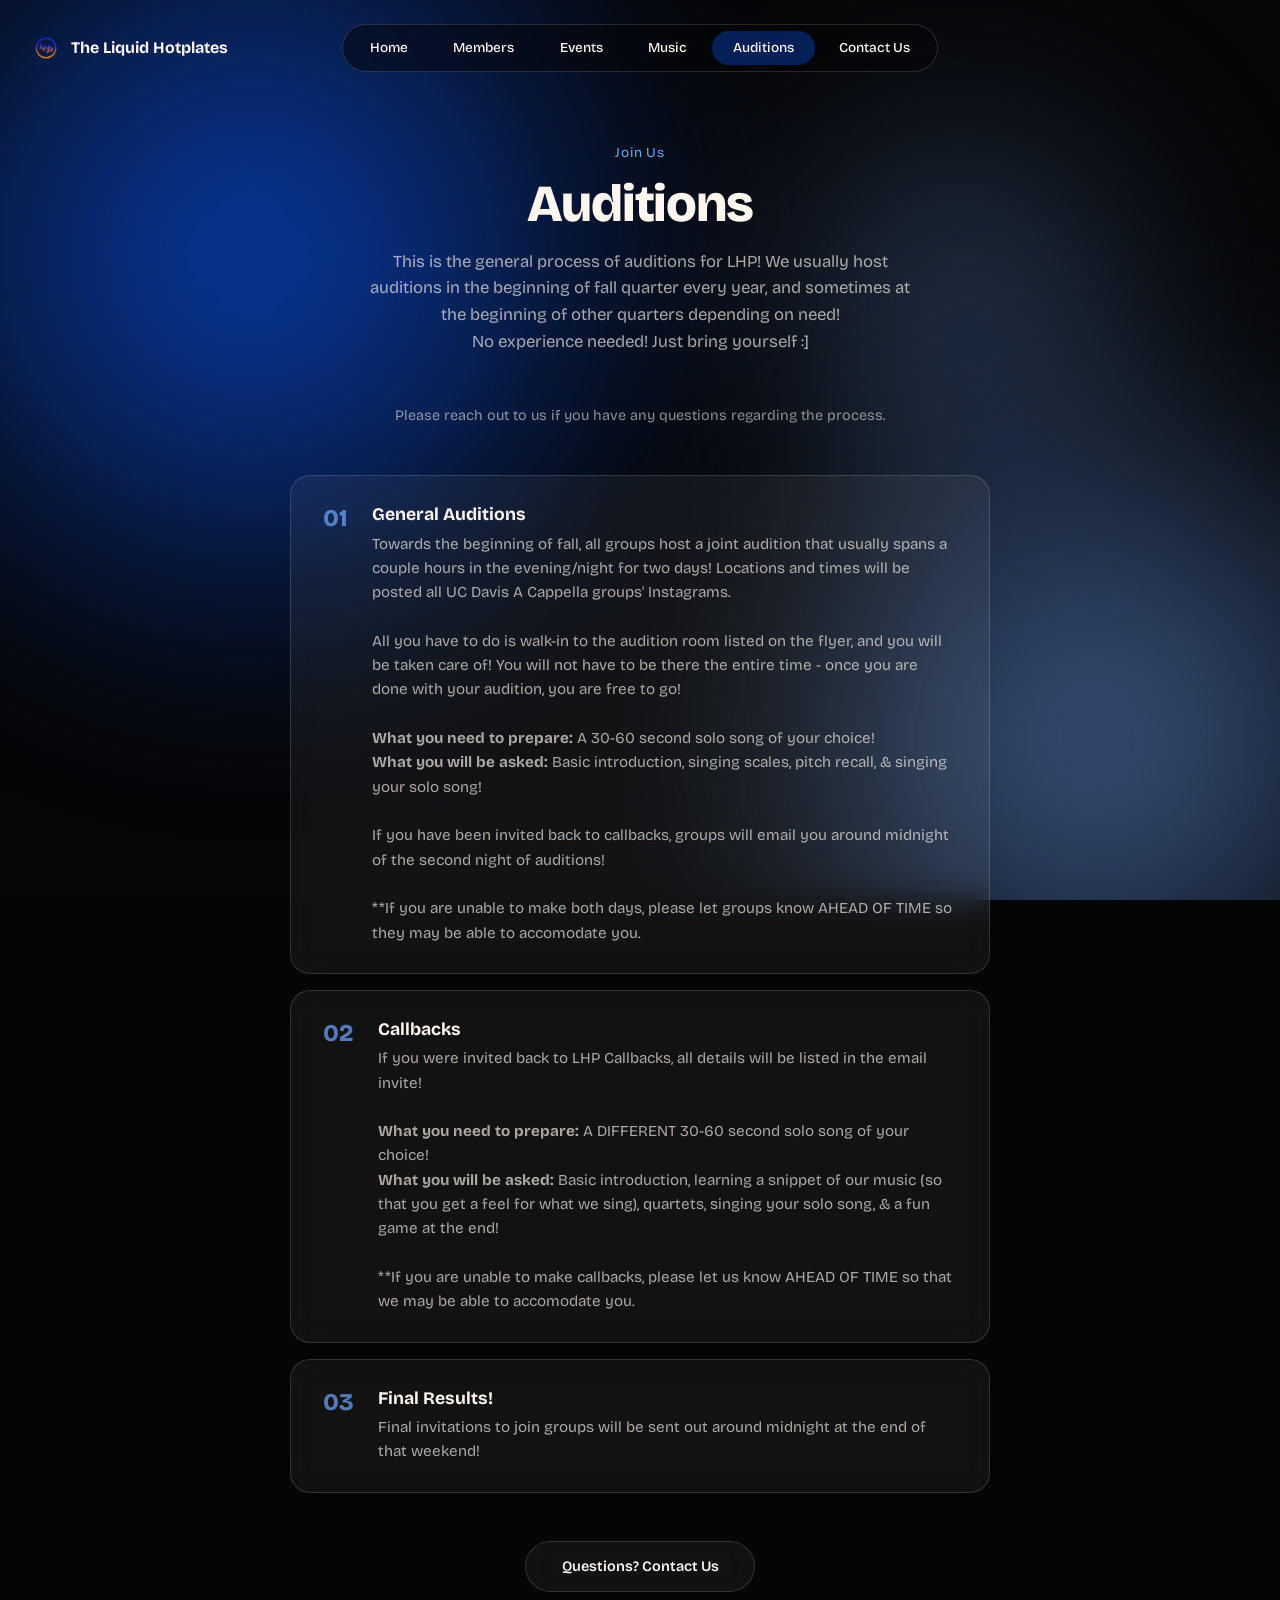
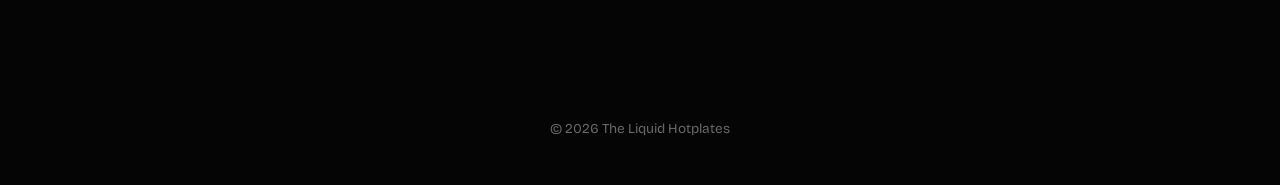
<file: auditions.html>
<!DOCTYPE html>
<html lang="en">
<head>
<meta charset="UTF-8">
<meta name="viewport" content="width=device-width, initial-scale=1.0">
<title>Auditions - The Liquid Hotplates</title>
<link rel="icon" type="image/png" href="images/home-images/logo.png">
<link rel="stylesheet" href="styles.css">
<style>

  /*vertical stack with number step cards*/
  .audition-steps {
    display: flex;
    flex-direction: column;
    gap: 1rem;
    max-width: 700px;
    margin: 0 auto 3rem;
  }
  /*individual step block, glass card*/
  .audition-step {
    display: flex;
    gap: 1.5rem;
    padding: 1.75rem 2rem;
    align-items: flex-start;
  }
  /*big numbers on left*/
  .audition-step .num {
    font-size: 1.5rem;
    font-weight: 800;
    color: var(--blue-light);
    opacity: 0.7;
    flex-shrink: 0;
  }
  /*step title*/
  .audition-step h3 {
    font-size: 1.1rem;
    margin-bottom: 0.4rem;
  }
  /*step para*/
  .audition-step p {
    opacity: 0.65;
    font-size: 0.95rem;
    line-height: 1.6;
  }
  /*small note on top*/
  .placeholder-note {
    text-align: center;
    opacity: 0.55;
    font-size: 0.9rem;
    max-width: 60ch;
    margin: 0 auto 3rem;
    line-height: 1.6;
  }
</style>
</head>
<body>

  <!-- background-->
  <div class="aura-field">
    <div class="aura aura-a"></div>
    <div class="aura aura-b"></div>
    <div class="aura aura-d"></div>
  </div>
  <div class="grain"></div>

  <!--nav bar + logo -->
  <nav>
    <div class="nav-left">
      <img src="images/home-images/logo.png" alt="LHP Logo">
      <span class="site-name">The Liquid Hotplates</span>
    </div>
    <div class="nav-pill">
      <a href="index.html">Home</a>
      <a href="members.html">Members</a>
      <a href="events.html">Events</a>
      <a href="music.html">Music</a>
      <a href="auditions.html" class="active">Auditions</a>
      <a href="contact.html">Contact Us</a>
    </div>
  </nav>

  <!-- header title + content -->
  <div class="page-head" style="text-align:center; max-width: 700px; margin: 0 auto;">
    <!-- little blue text on top -->
    <div class="eyebrow" style="text-align:center;">Join Us</div>
    <!-- main header -->
    <h1>Auditions</h1>
    <!-- content below header -->
    <p style="margin-left:auto; margin-right:auto;">This is the general process of auditions for LHP! We usually 
      host auditions in the beginning of fall quarter every year, 
      and sometimes at the beginning of other quarters depending on need! 
      <br>
      No experience needed! Just bring yourself :] 
    </p>
  </div>

  <!-- placeholder note -->
  <section class="section" style="padding-top: 1rem;">
    <p class="placeholder-note">
      Please reach out to 
      us if you have any questions regarding the process.
    </p>

    <!-- audition steps -->
    <div class="audition-steps">
      <div class="audition-step glass-card">
        <!-- 1. general auditions-->
        <div class="num">01</div>
        <div><h3>General Auditions</h3><p>Towards the beginning of fall, all 
            groups host a joint audition that usually spans a couple hours 
            in the evening/night for two days! Locations and times will be posted
            all UC Davis A Cappella groups' Instagrams.
            <br><br>
            All you have to do is walk-in to the audition room listed on the flyer, 
            and you will be taken care of! You will not have to be there the 
            entire time - once you are done with your audition, you are free to go!
            <br><br>
            <b>What you need to prepare:</b> A 30-60 second solo song of your choice!
            <br>
            <b>What you will be asked:</b> Basic introduction, singing scales, pitch recall, 
                & singing your solo song!
            <br><br>
            If you have been invited back to callbacks, groups will email you around midnight
              of the second night of auditions!
            <br><br>
              **If you are unable to make both days, please let groups know AHEAD OF TIME
              so they may be able to accomodate you.
        </p></div>
      </div>

      <!-- 2. callbacks -->
      <div class="audition-step glass-card">
        <div class="num">02</div>
        <div><h3>Callbacks</h3><p>
          If you were invited back to LHP Callbacks, all details will be listed in the email
          invite!
          <br><br>
          <b>What you need to prepare:</b> A DIFFERENT 30-60 second solo song of your choice!
          <br>
          <b>What you will be asked:</b> Basic introduction, learning a snippet of our
            music (so that you get a feel for what we sing), quartets, singing 
            your solo song, & a fun game at the end!
          <br><br>
          **If you are unable to make callbacks, please let us know AHEAD OF TIME
              so that we may be able to accomodate you.

        </p></div>
      </div>

      <!-- 3. final invite-->
      <div class="audition-step glass-card">
        <div class="num">03</div>
        <div><h3>Final Results!</h3><p>
          Final invitations to join groups will be sent out around midnight at the 
          end of that weekend!
        </p></div>
      </div>
    </div>

    <div style="text-align:center;">
      <a href="contact.html" class="glass-btn">Questions? Contact Us</a>
    </div>
  </section>

  <footer>&copy; 2026 The Liquid Hotplates</footer>

</body>
</html>
</file>
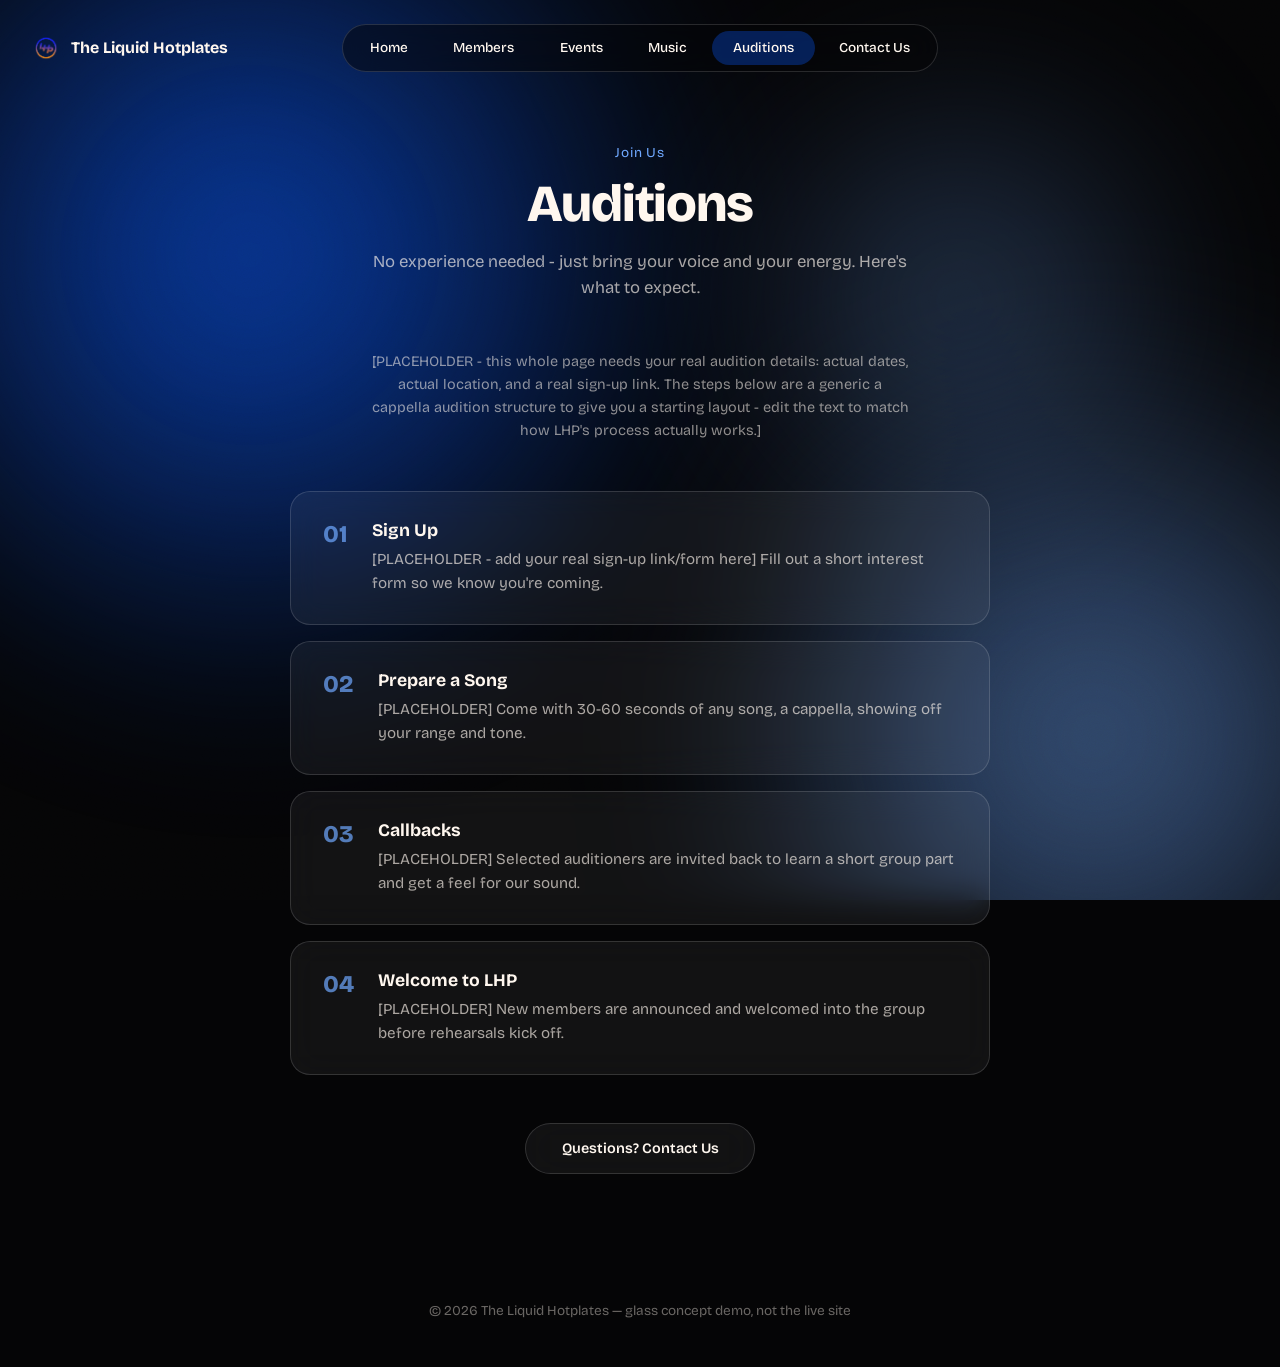
<file: concept-auditions.html>
<!DOCTYPE html>
<html lang="en">
<head>
<meta charset="UTF-8">
<meta name="viewport" content="width=device-width, initial-scale=1.0">
<title>Auditions — The Liquid Hotplates — Glass Concept</title>
<link rel="stylesheet" href="concept.css">
<style>
  .audition-steps {
    display: flex;
    flex-direction: column;
    gap: 1rem;
    max-width: 700px;
    margin: 0 auto 3rem;
  }
  .audition-step {
    display: flex;
    gap: 1.5rem;
    padding: 1.75rem 2rem;
    align-items: flex-start;
  }
  .audition-step .num {
    font-size: 1.5rem;
    font-weight: 800;
    color: var(--blue-light);
    opacity: 0.7;
    flex-shrink: 0;
  }
  .audition-step h3 {
    font-size: 1.1rem;
    margin-bottom: 0.4rem;
  }
  .audition-step p {
    opacity: 0.65;
    font-size: 0.95rem;
    line-height: 1.6;
  }
  .placeholder-note {
    text-align: center;
    opacity: 0.55;
    font-size: 0.9rem;
    max-width: 60ch;
    margin: 0 auto 3rem;
    line-height: 1.6;
  }
</style>
</head>
<body>

  <div class="aura-field">
    <div class="aura aura-a"></div>
    <div class="aura aura-b"></div>
    <div class="aura aura-d"></div>
  </div>
  <div class="grain"></div>

  <nav>
    <div class="nav-left">
      <img src="images/home-images/logo.png" alt="LHP Logo">
      <span class="site-name">The Liquid Hotplates</span>
    </div>
    <div class="nav-pill">
      <a href="concept-home.html">Home</a>
      <a href="concept-members.html">Members</a>
      <a href="concept-events.html">Events</a>
      <a href="concept-music.html">Music</a>
      <a href="concept-auditions.html" class="active">Auditions</a>
      <a href="concept-contact.html">Contact Us</a>
    </div>
  </nav>

  <div class="page-head" style="text-align:center; max-width: 700px; margin: 0 auto;">
    <div class="eyebrow" style="text-align:center;">Join Us</div>
    <h1>Auditions</h1>
    <p style="margin-left:auto; margin-right:auto;">No experience needed - just bring your voice and your energy. Here's what to expect.</p>
  </div>

  <section class="section" style="padding-top: 1rem;">
    <p class="placeholder-note">
      [PLACEHOLDER - this whole page needs your real audition details: actual dates, actual location, and a real sign-up link. The steps below are a generic a cappella audition structure to give you a starting layout - edit the text to match how LHP's process actually works.]
    </p>

    <div class="audition-steps">
      <div class="audition-step glass-card">
        <div class="num">01</div>
        <div><h3>Sign Up</h3><p>[PLACEHOLDER - add your real sign-up link/form here] Fill out a short interest form so we know you're coming.</p></div>
      </div>
      <div class="audition-step glass-card">
        <div class="num">02</div>
        <div><h3>Prepare a Song</h3><p>[PLACEHOLDER] Come with 30-60 seconds of any song, a cappella, showing off your range and tone.</p></div>
      </div>
      <div class="audition-step glass-card">
        <div class="num">03</div>
        <div><h3>Callbacks</h3><p>[PLACEHOLDER] Selected auditioners are invited back to learn a short group part and get a feel for our sound.</p></div>
      </div>
      <div class="audition-step glass-card">
        <div class="num">04</div>
        <div><h3>Welcome to LHP</h3><p>[PLACEHOLDER] New members are announced and welcomed into the group before rehearsals kick off.</p></div>
      </div>
    </div>

    <div style="text-align:center;">
      <a href="concept-contact.html" class="glass-btn">Questions? Contact Us</a>
    </div>
  </section>

  <footer>&copy; 2026 The Liquid Hotplates — glass concept demo, not the live site</footer>

</body>
</html>
</file>
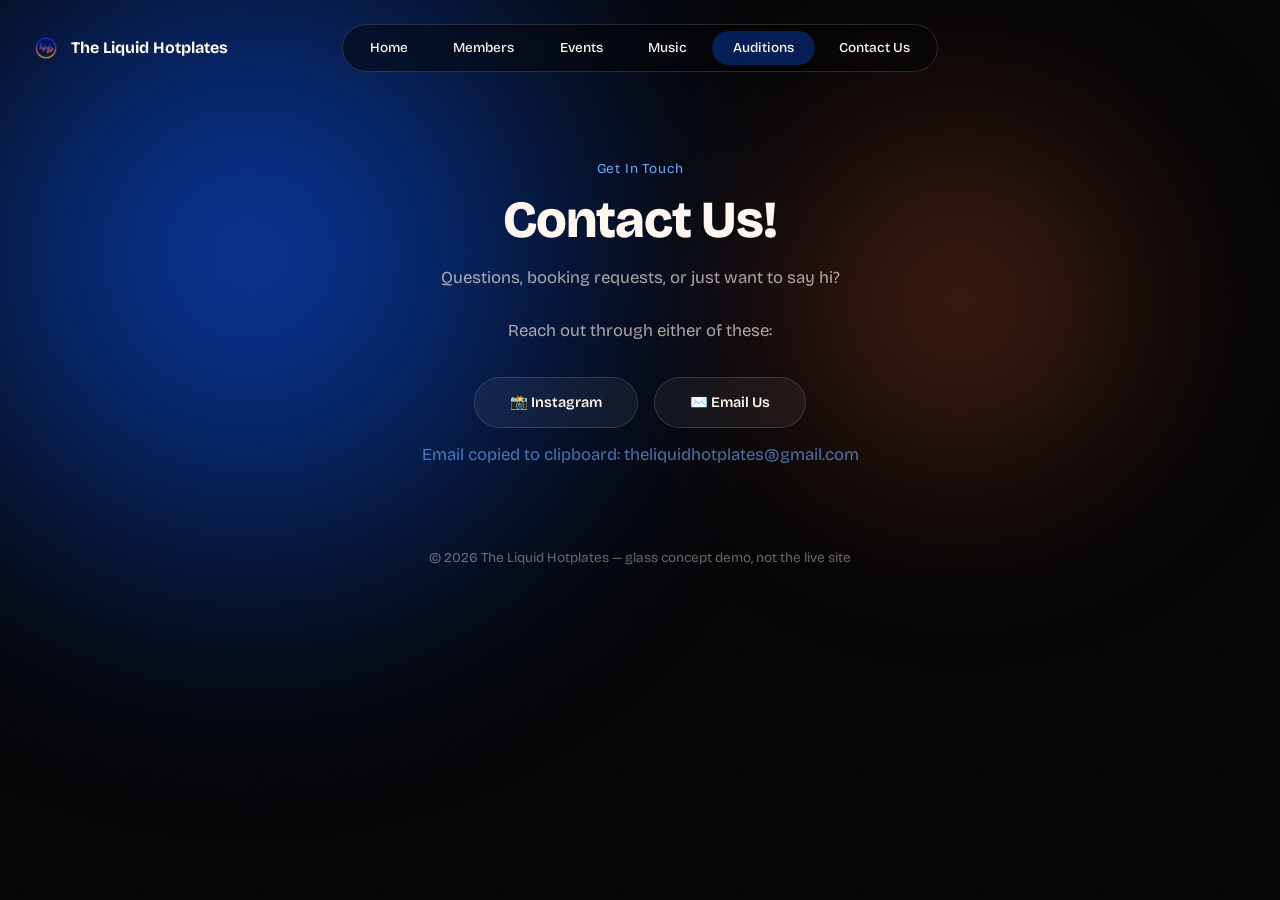
<file: concept-contact.html>
<!DOCTYPE html>
<html lang="en">
<head>
<meta charset="UTF-8">
<meta name="viewport" content="width=device-width, initial-scale=1.0">
<title>Contact Us — The Liquid Hotplates — Glass Concept</title>
<link rel="stylesheet" href="concept.css">
<style>
  .contact-buttons {
    display: flex;
    justify-content: center;
    gap: 1rem;
    flex-wrap: wrap;
    margin-top: 2rem;
  }
  .copy-feedback {
    margin-top: 1rem;
    font-size: 0.85rem;
    color: var(--blue-light);
    opacity: 0;
    transition: opacity 0.3s ease;
  }
</style>
</head>
<body>

  <div class="aura-field">
    <div class="aura aura-a"></div>
    <div class="aura aura-d" style="background: radial-gradient(circle, var(--orange), transparent 68%);"></div>
  </div>
  <div class="grain"></div>

  <nav>
    <div class="nav-left">
      <img src="images/home-images/logo.png" alt="LHP Logo">
      <span class="site-name">The Liquid Hotplates</span>
    </div>
    <div class="nav-pill">
      <a href="index.html">Home</a>
      <a href="concept-members.html">Members</a>
      <a href="concept-events.html">Events</a>
      <a href="concept-music.html">Music</a>
      <a href="auditions.html" class="active">Auditions</a>
      <a href="concept-contact.html">Contact Us</a>
    </div>
  </nav>

  <div class="page-head" style="text-align: center; max-width: 700px; margin: 0 auto; padding-top: 10rem;">
    <div class="eyebrow" style="text-align:center;">Get In Touch</div>
    <h1>Contact Us!</h1>
    <p style="margin-left:auto; margin-right:auto;">Questions, booking requests, or just want to say hi?<br><br>Reach out through either of these:</p>

    <div class="contact-buttons">
      <a href="https://instagram.com/theliquidhotplates" target="_blank" class="glass-btn">📸 Instagram</a>
      <a href="mailto:theliquidhotplates@gmail.com" class="glass-btn" id="emailLink">✉️ Email Us</a>
    </div>
    <p class="copy-feedback" id="copyFeedback">Email copied to clipboard: theliquidhotplates@gmail.com</p>
  </div>

  <footer>&copy; 2026 The Liquid Hotplates — glass concept demo, not the live site</footer>

<script>
  // Same clipboard fallback as the real site's contactus.html - mailto: links
  // aren't 100% reliable across every device, so this guarantees the email
  // ends up somewhere useful regardless.
  document.getElementById('emailLink').addEventListener('click', () => {
    const email = 'theliquidhotplates@gmail.com';
    const feedback = document.getElementById('copyFeedback');
    if (navigator.clipboard) {
      navigator.clipboard.writeText(email).then(() => {
        feedback.style.opacity = '1';
        setTimeout(() => { feedback.style.opacity = '0'; }, 4000);
      }).catch(() => {});
    }
  });
</script>

</body>
</html>
</file>
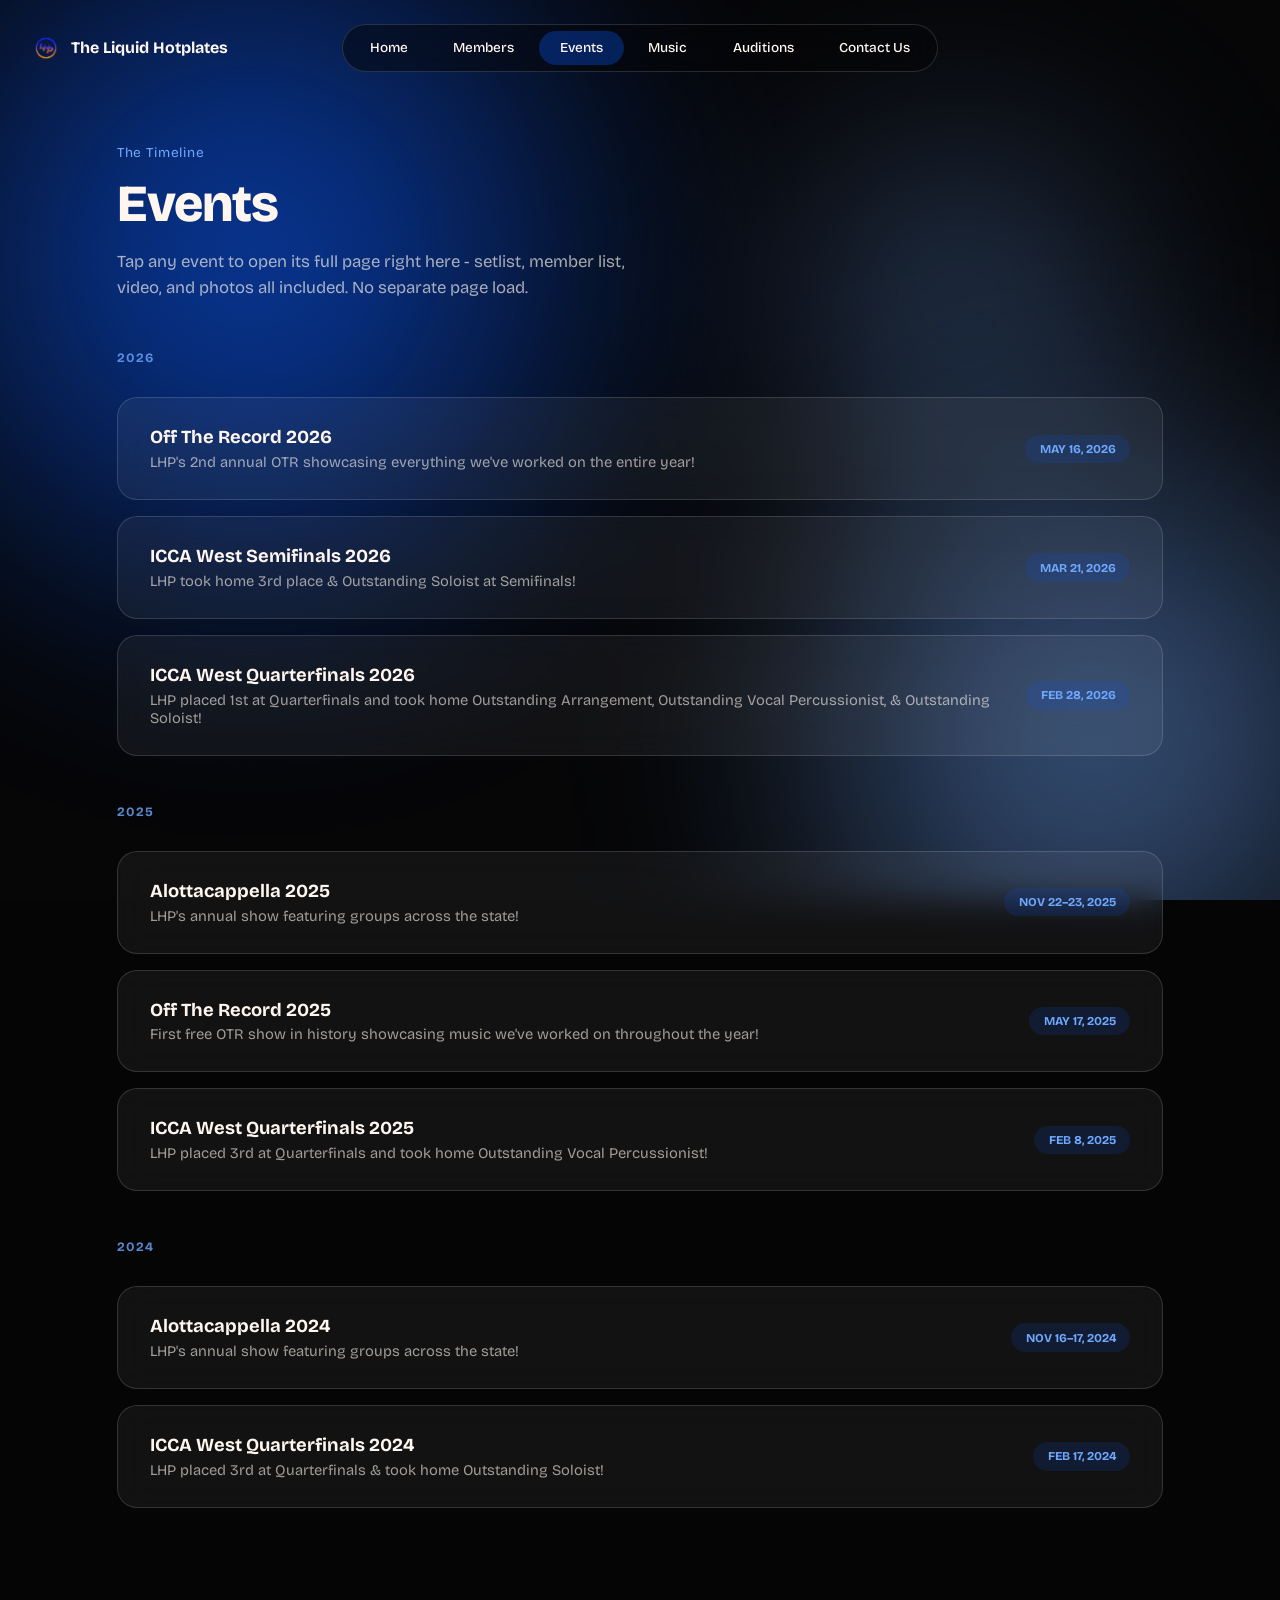
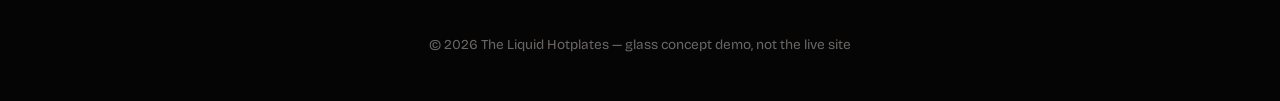
<file: concept-events.html>
<!DOCTYPE html>
<html lang="en">
<head>
<meta charset="UTF-8">
<meta name="viewport" content="width=device-width, initial-scale=1.0">
<title>Events — The Liquid Hotplates — Glass Concept</title>
<link rel="stylesheet" href="concept.css">
<style>
  .timeline {
    display: flex;
    flex-direction: column;
    gap: 3rem;
  }

  .year-heading {
    font-size: 0.8rem;
    font-weight: 700;
    letter-spacing: 0.08em;
    text-transform: uppercase;
    color: var(--blue-light);
    opacity: 0.8;
    margin-bottom: 1rem;
  }

  .year-group { display: flex; flex-direction: column; gap: 1rem; }

  .event-card {
    padding: 1.75rem 2rem;
    cursor: pointer;
    display: flex;
    justify-content: space-between;
    align-items: center;
    gap: 1.5rem;
  }

  .event-card:hover {
    background: rgba(9, 83, 234, 0.1);
    border-color: rgba(9, 83, 234, 0.35);
  }

  .event-card .info h3 { font-size: 1.15rem; font-weight: 700; }
  .event-card .info p { opacity: 0.6; font-size: 0.92rem; margin-top: 0.3rem; }
  .event-card .date {
    font-size: 0.75rem;
    font-weight: 700;
    color: var(--blue-light);
    background: rgba(9, 83, 234, 0.15);
    padding: 0.45rem 0.9rem;
    border-radius: 20px;
    white-space: nowrap;
  }

  /* ============ EXPAND OVERLAY - now the FULL event page, not a preview ============ */
  #expand-backdrop {
    position: fixed;
    inset: 0;
    z-index: 90;
    background: rgba(5, 5, 6, 0);
    backdrop-filter: blur(0px);
    -webkit-backdrop-filter: blur(0px);
    opacity: 0;
    pointer-events: none;
    transition: opacity 0.4s ease, background 0.4s ease, backdrop-filter 0.4s ease;
  }

  #expand-backdrop.visible {
    opacity: 1;
    background: rgba(5, 5, 6, 0.7);
    backdrop-filter: blur(10px);
    -webkit-backdrop-filter: blur(10px);
    pointer-events: auto;
  }

  #expand-panel {
    position: fixed;
    z-index: 91;
    background: rgba(11, 12, 16, 0.92);
    border: 1px solid var(--glass-edge);
    backdrop-filter: blur(30px);
    -webkit-backdrop-filter: blur(30px);
    overflow: hidden;
    box-shadow: 0 40px 120px rgba(0,0,0,0.65);
  }

  #expand-panel .close-btn {
    position: fixed;
    top: 1.5rem;
    right: 1.5rem;
    width: 40px;
    height: 40px;
    border-radius: 50%;
    background: rgba(255,255,255,0.08);
    border: 1px solid var(--glass-edge);
    color: var(--off-white);
    display: flex;
    align-items: center;
    justify-content: center;
    cursor: pointer;
    font-size: 1.2rem;
    z-index: 93;
    opacity: 0;
    transition: opacity 0.3s ease 0.25s, background 0.2s ease;
  }

  #expand-panel .close-btn:hover { background: rgba(255,255,255,0.16); }
  #expand-panel.expanded .close-btn { opacity: 1; }

  #expand-panel .panel-content {
    height: 100%;
    overflow-y: auto;
    opacity: 0;
    transition: opacity 0.35s ease 0.2s;
    scrollbar-width: thin; /* Firefox */
    scrollbar-color: #5a5a5a #0d0d0f; /* Firefox: thumb color, track color */
  }

  /* Chrome/Safari/Edge scrollbar - gray thumb on a near-black track,
     instead of the default (often white/light) system scrollbar */
  #expand-panel .panel-content::-webkit-scrollbar {
    width: 10px;
  }

  #expand-panel .panel-content::-webkit-scrollbar-track {
    background: #0d0d0f;
  }

  #expand-panel .panel-content::-webkit-scrollbar-thumb {
    background: #5a5a5a;
    border-radius: 10px;
    border: 2px solid #0d0d0f; /* creates a little breathing room around the thumb */
  }

  #expand-panel .panel-content::-webkit-scrollbar-thumb:hover {
    background: #757575;
  }

  #expand-panel.expanded .panel-content { opacity: 1; }

  .panel-inner-hero {
    position: relative;
    min-height: 32vh;
    display: flex;
    flex-direction: column; /* BUG FIX: this was missing, so the browser defaulted to row direction,
                                laying eyebrow/title/date out side by side instead of stacked - that's
                                what was causing the jumbled/overlapping look */
    justify-content: flex-end; /* pushes the stack to the bottom, now that direction is column */
    align-items: flex-start; /* keeps everything left-aligned */
    padding: 2.5rem clamp(1.5rem, 5vw, 4rem);
  }

  .panel-inner-hero .photo-layer { position: absolute; inset: 0; background-size: cover; background-position: center 30%; }
  .panel-inner-hero .photo-dim { position: absolute; inset: 0; background: linear-gradient(180deg, rgba(11,12,16,0.2) 0%, rgba(11,12,16,0.75) 75%, rgba(11,12,16,0.92) 100%); }

  .panel-eyebrow { position: relative; font-size: 0.85rem; color: var(--blue-light); letter-spacing: 0.05em; margin-bottom: 0.6rem; }
  .panel-title { position: relative; font-size: clamp(1.7rem, 4.2vw, 2.75rem); font-weight: 800; }
  .panel-date { position: relative; opacity: 0.65; font-size: 0.98rem; margin-top: 0.5rem; }

  .panel-body-inner { padding: 2.5rem clamp(1.5rem, 5vw, 4rem) 4rem; max-width: 900px; }

  .panel-awards { display: flex; flex-wrap: wrap; gap: 0.6rem; margin-bottom: 2rem; }
  .panel-award {
    font-size: 0.72rem; font-weight: 700; text-transform: uppercase; letter-spacing: 0.05em;
    color: var(--orange); background: rgba(255, 107, 53, 0.15); padding: 0.4rem 0.9rem; border-radius: 20px;
  }

  .panel-section-title { font-size: 1.2rem; font-weight: 700; margin: 2.5rem 0 1.25rem; }
  .panel-section-title:first-of-type { margin-top: 0; }
  .panel-about { opacity: 0.82; line-height: 1.75; font-size: 1.02rem; }
  .panel-about .name { color: var(--blue-light); font-weight: 600; }

  .panel-glass-box { background: var(--glass-fill); border: 1px solid var(--glass-edge); border-radius: 18px; padding: 1.75rem 2rem; }

  .setlist-item { padding: 1.1rem 0; border-bottom: 1px solid var(--glass-edge); }
  .setlist-item:last-child { border-bottom: none; }
  .setlist-item h4 { font-size: 1rem; font-weight: 700; margin-bottom: 0.4rem; }
  .setlist-item .credits { opacity: 0.6; font-size: 0.88rem; line-height: 1.6; }

  .member-pills { display: flex; flex-wrap: wrap; gap: 0.55rem; }
  .member-pill { font-size: 0.82rem; padding: 0.45rem 1rem; border-radius: 20px; background: var(--glass-fill); border: 1px solid var(--glass-edge); }

  .panel-video { position: relative; padding-bottom: 56.25%; height: 0; border-radius: 16px; overflow: hidden; border: 1px solid var(--glass-edge); }
  .panel-video iframe { position: absolute; inset: 0; width: 100%; height: 100%; }

  .panel-gallery { columns: 3 200px; column-gap: 0.9rem; }
  .panel-gallery img { width: 100%; display: block; break-inside: avoid; margin-bottom: 0.9rem; border-radius: 12px; }

  .back-link-panel {
    display: inline-flex; align-items: center; gap: 0.4rem;
    color: rgba(255,255,255,0.5); text-decoration: none; font-size: 0.85rem;
    margin-bottom: 2rem; cursor: pointer;
  }
  .back-link-panel:hover { color: var(--blue-light); }
</style>
</head>
<body>

  <div class="aura-field">
    <div class="aura aura-a"></div>
    <div class="aura aura-b"></div>
    <div class="aura aura-d"></div>
  </div>
  <div class="grain"></div>

  <nav>
    <div class="nav-left">
      <img src="images/home-images/logo.png" alt="LHP Logo">
      <span class="site-name">The Liquid Hotplates</span>
    </div>
    <div class="nav-pill">
      <a href="index.html">Home</a>
      <a href="concept-members.html">Members</a>
      <a href="concept-events.html" class="active">Events</a>
      <a href="concept-music.html">Music</a>
      <a href="auditions.html">Auditions</a>
      <a href="concept-contact.html">Contact Us</a>
    </div>
  </nav>

  <div class="page-head">
    <div class="eyebrow">The Timeline</div>
    <h1>Events</h1>
    <p>Tap any event to open its full page right here - setlist, member list, video, and photos all included. No separate page load.</p>
  </div>

  <section class="section" style="padding-top: 1rem;">
    <div class="timeline" id="timeline">

      <div class="year-group">
        <div class="year-heading">2026</div>
        <div class="event-card glass-card" data-event="otr2026">
          <div class="info"><h3>Off The Record 2026</h3><p>LHP's 2nd annual OTR showcasing everything we've worked on the entire year!</p></div>
          <div class="date">MAY 16, 2026</div>
        </div>
        <div class="event-card glass-card" data-event="semis2026">
          <div class="info"><h3>ICCA West Semifinals 2026</h3><p>LHP took home 3rd place &amp; Outstanding Soloist at Semifinals!</p></div>
          <div class="date">MAR 21, 2026</div>
        </div>
        <div class="event-card glass-card" data-event="quarters2026">
          <div class="info"><h3>ICCA West Quarterfinals 2026</h3><p>LHP placed 1st at Quarterfinals and took home Outstanding Arrangement, Outstanding Vocal Percussionist, &amp; Outstanding Soloist!</p></div>
          <div class="date">FEB 28, 2026</div>
        </div>
      </div>

      <div class="year-group">
        <div class="year-heading">2025</div>
        <div class="event-card glass-card" data-event="alotta2025">
          <div class="info"><h3>Alottacappella 2025</h3><p>LHP's annual show featuring groups across the state!</p></div>
          <div class="date">NOV 22–23, 2025</div>
        </div>
        <div class="event-card glass-card" data-event="otr2025">
          <div class="info"><h3>Off The Record 2025</h3><p>First free OTR show in history showcasing music we've worked on throughout the year!</p></div>
          <div class="date">MAY 17, 2025</div>
        </div>
        <div class="event-card glass-card" data-event="quarters2025">
          <div class="info"><h3>ICCA West Quarterfinals 2025</h3><p>LHP placed 3rd at Quarterfinals and took home Outstanding Vocal Percussionist!</p></div>
          <div class="date">FEB 8, 2025</div>
        </div>
      </div>

      <div class="year-group">
        <div class="year-heading">2024</div>
        <div class="event-card glass-card" data-event="alotta2024">
          <div class="info"><h3>Alottacappella 2024</h3><p>LHP's annual show featuring groups across the state!</p></div>
          <div class="date">NOV 16–17, 2024</div>
        </div>
        <div class="event-card glass-card" data-event="quarters2024">
          <div class="info"><h3>ICCA West Quarterfinals 2024</h3><p>LHP placed 3rd at Quarterfinals &amp; took home Outstanding Soloist!</p></div>
          <div class="date">FEB 17, 2024</div>
        </div>
      </div>

    </div>
  </section>

  <footer>&copy; 2026 The Liquid Hotplates — glass concept demo, not the live site</footer>

  <div id="expand-backdrop"></div>
  <div id="expand-panel">
    <div class="close-btn" id="closeBtn">✕</div>
    <div class="panel-content" id="panelContent"></div>
  </div>

<script>
  const events = {
    otr2026: {
      title: 'Off The Record 2026', eyebrow: 'Off The Record 2026',
      date: "May 16th, 2026 · Khaira Lecture Hall, UC Davis",
      hero: 'images/events/2026/otr/hero.jpg',
      awards: [],
      about: `LHP presents our annual free spring showcase - Off The Record! This year, we performed various songs arranged by many members in the group, along with our award-winning ICCA set. We also had a variety of cute and crafty member-created merch!<br><br>We also said goodbye to our Class of 2026 Seniors - <span class="name">Ellie Mizushima</span> &amp; <span class="name">Priyanshi Singh</span>!`,
      setlist: [
        { song: '"Attention" — Charlie Puth' },
        { song: '"Jealous" — Labrinth' },
        { song: '"Here Comes the Sun" — The Beatles' },
        { song: '"Night" — Keshi' },
        { song: 'ICCA Set' }
      ],
      members: [],
      video: null,
      gallery: ['images/events/2026/otr/img1.jpg','images/events/2026/otr/img2.jpeg','images/events/2026/otr/img3.jpg','images/events/2026/otr/img4.jpg','images/events/2026/otr/img5.jpg','images/events/2026/otr/img6.jpg']
    },
    semis2026: {
      title: 'ICCA West Semifinals 2026', eyebrow: '3rd Place · Semifinals',
      date: "March 21st, 2026 · Fox Theatre @ Redwood City",
      hero: 'images/events/2026/semis/hero.jpg',
      awards: ['3rd Place - Semifinals', 'Outstanding Vocal Percussion', 'Outstanding Soloist'],
      about: `After winning 1st place at Quarterfinals, LHP moved on to the ICCA West Semifinals, competing against some of the top groups from across the West region. We took home 3rd place along with Outstanding Vocal Percussion (won by <span class="name">Lik Yau Chow</span>) and Outstanding Soloist (won by <span class="name">Lesley Laurence</span>)!<br><br>We also got amazing shots of our set by Jake Young (pictured below)!`,
      setlist: [
        { song: '"The Blade" — AURORA', credits: 'Soloist: Priyanshi Singh · Arrangement: Chow Lik Yau · Choreographers: Ellie Mizushima, Kiera Yap' },
        { song: '"To Ashes & Blood" — Arcane, League of Legends, and Woodkid', credits: 'Soloist: Evan Liu · Arrangement: Chow Lik Yau · Choreographers: Ellie Mizushima, Kiera Yap' },
        { song: '"这样很好[Isha\'s Song]/First Light" — Eason Chan, League of Legends, and Hozier', credits: 'Soloists: Lesley Laurence, Ellie Mizushima · Arrangement: Chow Lik Yau, Lesley Laurence · Choreographers: Ellie Mizushima, Kiera Yap' }
      ],
      members: ['Chow Lik Yau','Milo Perkins','Evan Liu','Ken Sibal','Dion Cagape','Lesley Laurence','Nickolas Ho','Andrés Salvatierra Espinoza','Isabella Hurst','Avery Chang-Linenberg','Brooklyn Mercado','Kiera Yap','Emily Woo','Hanako Settle','Priyanshi Singh','Ellie Mizushima'],
      video: 'IL20XYT9LWU',
      gallery: ['images/events/2026/semis/img1.jpg','images/events/2026/semis/img2.jpg','images/events/2026/semis/img5.jpg','images/events/2026/semis/img6.jpg','images/events/2026/semis/img8.jpg','images/events/2026/semis/img25.jpg']
    },
    quarters2026: {
      title: 'ICCA West Quarterfinals 2026', eyebrow: '1st Place · Quarterfinals',
      date: "February 28th, 2026 · Fox Theatre @ Redwood City",
      hero: 'images/events/2026/quarters/hero.jpg',
      awards: ['1st Place - Quarterfinals', 'Best Vocal Percussion', 'Outstanding Soloist', 'Outstanding Arrangement'],
      about: `LHP took home 1st place at the ICCA West Quarterfinals after performing our ICCA Competition set for the first time! <span class="name">Lik Yau Chow</span> won Outstanding Vocal Percussion AND Outstanding Arrangement, and <span class="name">Evan Liu</span> was awarded Outstanding Soloist.<br><br>This is the first time in history that LHP has placed so high at Quarterfinals!`,
      setlist: [
        { song: '"The Blade" — AURORA', credits: 'Soloist: Priyanshi Singh · Arrangement: Chow Lik Yau · Choreographers: Ellie Mizushima, Kiera Yap' },
        { song: '"To Ashes & Blood" — Arcane, League of Legends, and Woodkid', credits: 'Soloist: Evan Liu · Arrangement: Chow Lik Yau · Choreographers: Ellie Mizushima, Kiera Yap' },
        { song: '"这样很好[Isha\'s Song]/First Light" — Eason Chan, League of Legends, and Hozier', credits: 'Soloists: Lesley Laurence, Ellie Mizushima · Arrangement: Chow Lik Yau, Lesley Laurence · Choreographers: Ellie Mizushima, Kiera Yap' }
      ],
      members: ['Chow Lik Yau','Milo Perkins','Evan Liu','Ken Sibal','Dion Cagape','Lesley Laurence','Nickolas Ho','Andrés Salvatierra Espinoza','Isabella Hurst','Avery Chang-Linenberg','Brooklyn Mercado','Kiera Yap','Emily Woo','Hanako Settle','Priyanshi Singh','Ellie Mizushima'],
      video: 'TRbWFYK3rdE',
      gallery: ['images/events/2026/quarters/img1.jpg','images/events/2026/quarters/img2.jpg','images/events/2026/quarters/img5.jpg','images/events/2026/quarters/img16.jpg','images/events/2026/quarters/img18.jpg','images/events/2026/quarters/img20.jpg']
    },
    alotta2025: {
      title: 'Alottacappella 2025', eyebrow: 'Alottacappella 2025',
      date: "November 22nd & 23rd, 2025 · Khaira Lecture Hall, UC Davis",
      hero: 'images/events/2025/alotta/hero.png',
      awards: [],
      about: `Alottacappella is LHP's annual showcase hosted in the Fall in which we invite groups from around California to come and perform at our show! This is a two day event in which different groups are present on different days.<br><br>This year the Saturday theme was Game Day, and the Sunday theme was Casino Night, and groups from all around were encouraged to dress according to theme.`,
      setlist: [
        { song: '"Your Idol" — Kpop Demon Hunters' }, { song: '"Crazy" — Gnarls Barkley' },
        { song: '"Attention" — Charlie Puth' }, { song: '"Take Me to Church" — Hozier' },
        { song: '"Ashes and Blood" — Arcane' }, { song: '"Yebba Mashup" (Alumni Song) — Yebba' }
      ],
      guestGroups: ['The Cleftomaniacs - UC Davis','Jhankaar - UC Davis','Ph Scale - Diablo Valley College','Acquire - UC Santa Cruz','The Spokes - UC Davis','The Lounge Lizards - UC Davis','Drawn to Scale - UC Berkeley','DeCadence - UC Berkeley','Cloud 9 - UC Santa Cruz'],
      members: [],
      video: null,
      gallery: ['images/events/2025/alotta/img1.png','images/events/2025/alotta/img2.png','images/events/2025/alotta/img4.png','images/events/2025/alotta/img7.png','images/events/2025/alotta/img11.png','images/events/2025/alotta/img16.png']
    },
    otr2025: {
      title: 'Off The Record 2025', eyebrow: 'Off The Record 2025',
      date: "May 17th, 2025 · California Hall, UC Davis",
      hero: 'images/events/2025/otr/hero.jpg',
      awards: [],
      about: `Off The Record was LHP's first show of its kind - a free LHP-focused spring show focused on showcasing all of the music we worked on the entire year, small groups &amp; solos, along with member-made merch available for purchase.<br><br>We also said goodbye to two of our beloved Class of 2025 seniors, <span class="name">Rounak Day</span> &amp; <span class="name">Noah Sifry</span>.`,
      setlist: [
        { song: '"Worth It" — RAYE' }, { song: '"Crazy/Take Me to Church (Mashup)" — Gnarls Barkley & Hozier' },
        { song: '"Wildflower" — Billie Eilish' }, { song: '"Tum Hi Ho" — Arijit Singh' }, { song: '2025 ICCA Set' }
      ],
      members: [],
      video: null,
      gallery: ['images/events/2025/otr/img1.jpg','images/events/2025/otr/img2.jpg','images/events/2025/otr/img3.jpg','images/events/2025/otr/img4.jpg','images/events/2025/otr/img5.jpg','images/events/2025/otr/img6.jpg']
    },
    quarters2025: {
      title: 'ICCA West Quarterfinals 2025', eyebrow: '3rd Place · Quarterfinals',
      date: "February 8th, 2025 · Fox Theatre @ Redwood City",
      hero: 'images/events/2025/quarters/hero.jpg',
      awards: ['3rd Place - Quarterfinals', 'Outstanding Vocal Percussion'],
      about: `LHP competed at the ICCA West Quarterfinals and took home 3rd place (AGAIN!). <span class="name">Lik Yau Chow</span> was awarded Outstanding Vocal Percussion.<br><br>We had 6 new babyplates perform at their first ICCA this round!`,
      setlist: [
        { song: '"West Coast" — OneRepublic', credits: 'Soloists: Brooklyn Mercado, Noah Sifry · Arrangement: Evan Liu · Choreographer: Kiera Yap' },
        { song: '"Everything Matters" — AURORA', credits: 'Soloist: Kiera Yap · End trio: Rounak Dey, Isabella Hurst, Ellie Mizushima · Arrangement: Chow Lik Yau · Choreographer: Ellie Mizushima' },
        { song: '"Fall In Line" — Christina Aguilera Feat. Demi Lovato', credits: 'Soloists: Ellie Mizushima, Alyza Gomez · Arrangement: Chow Lik Yau, Evan Liu · Choreographer: Ellie Mizushima' }
      ],
      members: ['Chow Lik Yau','Evan Liu','Rounak Dey','Ken Sibal','Ethan Liu','Noah Sifry','Nickolas Ho','Andrés Salvatierra Espinoza','Isabella Hurst','Brooklyn Mercado','Kiera Yap','Priyanshi Singh','Alyza Gomez','Ellie Mizushima'],
      video: 'Je8K6QwMfH0',
      gallery: ['images/events/2025/quarters/img1.jpg','images/events/2025/quarters/img2.jpg','images/events/2025/quarters/img5.jpg','images/events/2025/quarters/img6.jpg','images/events/2025/quarters/img12.jpg','images/events/2025/quarters/img14.jpg']
    },
    alotta2024: {
      title: 'Alottacappella 2024', eyebrow: 'Alottacappella 2024',
      date: "November 16th-17th, 2024 · California Hall, UC Davis",
      hero: 'images/events/2024/alotta/hero.jpg',
      awards: [],
      about: `Alottacappella is LHP's annual showcase hosted in the Fall in which we invite groups from around California to come and perform at our show! This is a two day event in which different groups are present on different days.<br><br>This year, the theme on Saturday was Adam Sandler, and Sunday's theme was Black &amp; White. Guest groups wre encouraged to also participate in the theme.`,
      setlist: [
        { song: '"Double Life" — Pharrell Williams' }, { song: '"West Coast" — OneRepublic' },
        { song: '"Hrs & Hrs" — Muni Long' }, { song: '"Pray" — Sam Smith' },
        { song: '"Everything Matters" — Aurora' }, { song: '"Yebba Mashup" (Alumni Song) — Yebba' }
      ],
      guestGroups: ['DeCadence - UC Berkeley','Cloud 9 - UC Santa Cruz','Acquire - UC Santa Cruz','AiR - UC Berkeley','The Lounge Lizards - UC Davis','The Spokes - UC Davis','The Cleftomaniacs - UC Davis','Ph Scale - Diablo Valley College','Drawn to Scale - UC Berkeley'],
      members: [],
      video: null,
      gallery: ['images/events/2024/alotta/img1.jpg','images/events/2024/alotta/img2.jpg','images/events/2024/alotta/img3.jpeg','images/events/2024/alotta/img4.jpg','images/events/2024/alotta/img5.jpeg','images/events/2024/alotta/img6.jpg']
    },
    quarters2024: {
      title: 'ICCA West Quarterfinals 2024', eyebrow: '3rd Place · Quarterfinals',
      date: "February 17th, 2024 · Fox Theatre @ Redwood City",
      hero: 'images/events/2024/quarters/hero.jpeg',
      awards: ['3rd Place - Quarterfinals', 'Outstanding Soloist'],
      about: `LHP competed at the 2024 ICCA West Quarterfinals and took home 3rd. <span class="name">Alyza Gomez</span> was also awarded Outstanding Soloist!`,
      setlist: [
        { song: '"Plastic Hearts" — Miley Cyrus', credits: 'Soloist: Katelyn Chen · Arrangement: Gerard Tiña · Choreographers: Katelyn Chen &amp; Alyza Gomez' },
        { song: '"Ultralight Beam/Pray" — Kanye West & Sam Smith', credits: 'Soloists: Shay Ledger &amp; Alyza Gomez · Arrangement: Gerard Tiña · Choreographers: Katelyn Chen &amp; Alyza Gomez' },
        { song: '"Mount Everest" — Labrinth', credits: 'Soloists: Chow Lik Yau &amp; Gerard Tiña · Arrangement: Gerard Tiña · Choreographer: Ellie Mizushima' },
        { song: '"Genius" — Sia, Diplo and Labrinth', credits: 'Soloists: Renee Gabrielle &amp; Shay Ledger · Arrangement: Gerard Tiña · Choreographer: Ellie Mizushima' }
      ],
      members: ['Chow Lik Yau','Joshua Huynh','Gerard Tiña','Evan Liu','Rounak Dey','Noah Sifry','Shay Ledger','Katelyn Chen','Renee Gabrielle','Linette Yoon','Kiera Yap','Priyanshi Singh','Alyza Gomez','Ellie Mizushima'],
      video: 'V8Sy2wFJ18M',
      gallery: ['images/events/2024/quarters/img1.jpeg','images/events/2024/quarters/img2.jpeg','images/events/2024/quarters/img3.jpeg']
    }
  };

  const backdrop = document.getElementById('expand-backdrop');
  const panel = document.getElementById('expand-panel');
  const content = document.getElementById('panelContent');
  const closeBtn = document.getElementById('closeBtn');
  let activeCard = null;

  function fullRect() {
    const w = Math.min(window.innerWidth * 0.92, 1000);
    const h = Math.min(window.innerHeight * 0.9, 900);
    return { top: (window.innerHeight - h) / 2, left: (window.innerWidth - w) / 2, width: w, height: h };
  }

  function renderContent(ev) {
    let html = `
      <div class="panel-inner-hero">
        <div class="photo-layer" style="background-image:url('${ev.hero}');"></div>
        <div class="photo-dim"></div>
        <div class="panel-eyebrow">${ev.eyebrow}</div>
        <div class="panel-title">${ev.title}</div>
        <div class="panel-date">${ev.date}</div>
      </div>
      <div class="panel-body-inner">
        <span class="back-link-panel" id="backLinkPanel">← Back to Timeline</span>
    `;

    if (ev.awards.length) {
      html += `<div class="panel-awards">${ev.awards.map(a => `<span class="panel-award">${a}</span>`).join('')}</div>`;
    }

    html += `<div class="panel-about">${ev.about}</div>`;

    if (ev.setlist) {
      html += `<div class="panel-section-title">Setlist</div><div class="panel-glass-box">`;
      html += ev.setlist.map(s => `<div class="setlist-item"><h4>${s.song}</h4>${s.credits ? `<div class="credits">${s.credits}</div>` : ''}</div>`).join('');
      html += `</div>`;
    }

    if (ev.guestGroups) {
      html += `<div class="panel-section-title">Guest Groups</div><div class="panel-glass-box"><div class="member-pills">`;
      html += ev.guestGroups.map(g => `<span class="member-pill">${g}</span>`).join('');
      html += `</div></div>`;
    }

    if (ev.members.length) {
      html += `<div class="panel-section-title">Member List</div><div class="member-pills">`;
      html += ev.members.map(m => `<span class="member-pill">${m}</span>`).join('');
      html += `</div>`;
    }

    if (ev.video) {
      html += `<div class="panel-section-title">Watch the Performance</div><div class="panel-video"><iframe src="https://www.youtube.com/embed/${ev.video}" allowfullscreen></iframe></div>`;
    }

    if (ev.gallery && ev.gallery.length) {
      html += `<div class="panel-section-title">Photos</div><div class="panel-gallery">`;
      html += ev.gallery.map(g => `<img src="${g}" alt="${ev.title} photo">`).join('');
      html += `</div>`;
    }

    html += `</div>`;
    content.innerHTML = html;
    document.getElementById('backLinkPanel').addEventListener('click', closeCard);
  }

  function openCard(cardEl, key) {
    activeCard = cardEl;
    const rect = cardEl.getBoundingClientRect();
    renderContent(events[key]);

    backdrop.classList.add('visible');
    document.body.style.overflow = 'hidden';
    panel.style.transition = 'none';
    panel.style.top = rect.top + 'px';
    panel.style.left = rect.left + 'px';
    panel.style.width = rect.width + 'px';
    panel.style.height = rect.height + 'px';
    panel.style.borderRadius = '20px';
    panel.style.display = 'block';
    panel.offsetHeight;

    const target = fullRect();
    panel.style.transition = 'top 0.55s cubic-bezier(0.22, 1, 0.36, 1), left 0.55s cubic-bezier(0.22, 1, 0.36, 1), width 0.55s cubic-bezier(0.22, 1, 0.36, 1), height 0.55s cubic-bezier(0.22, 1, 0.36, 1), border-radius 0.55s ease';
    panel.style.top = target.top + 'px';
    panel.style.left = target.left + 'px';
    panel.style.width = target.width + 'px';
    panel.style.height = target.height + 'px';
    panel.style.borderRadius = '26px';
    panel.classList.add('expanded');
  }

  function closeCard() {
    if (!activeCard) return;
    const rect = activeCard.getBoundingClientRect();
    panel.classList.remove('expanded');
    backdrop.classList.remove('visible');
    document.body.style.overflow = '';

    panel.style.transition = 'top 0.4s cubic-bezier(0.4, 0, 0.2, 1), left 0.4s cubic-bezier(0.4, 0, 0.2, 1), width 0.4s cubic-bezier(0.4, 0, 0.2, 1), height 0.4s cubic-bezier(0.4, 0, 0.2, 1), border-radius 0.4s ease';
    panel.style.top = rect.top + 'px';
    panel.style.left = rect.left + 'px';
    panel.style.width = rect.width + 'px';
    panel.style.height = rect.height + 'px';
    panel.style.borderRadius = '20px';

    setTimeout(() => { panel.style.display = 'none'; content.scrollTop = 0; }, 400);
  }

  document.querySelectorAll('.event-card').forEach(card => {
    card.addEventListener('click', () => openCard(card, card.dataset.event));
  });

  closeBtn.addEventListener('click', closeCard);
  backdrop.addEventListener('click', closeCard);

  // BUG FIX: without this, the panel's position/size was only ever calculated
  // once, at the moment you clicked to open it - resizing the browser window
  // (e.g. snapping from half-screen to full-screen) while it was already open
  // did nothing, since nothing was listening for that change.
  window.addEventListener('resize', () => {
    if (!panel.classList.contains('expanded')) return;
    const target = fullRect();
    panel.style.transition = 'top 0.2s ease, left 0.2s ease, width 0.2s ease, height 0.2s ease';
    panel.style.top = target.top + 'px';
    panel.style.left = target.left + 'px';
    panel.style.width = target.width + 'px';
    panel.style.height = target.height + 'px';
  });
  document.addEventListener('keydown', (e) => { if (e.key === 'Escape') closeCard(); });
</script>

</body>
</html>
</file>
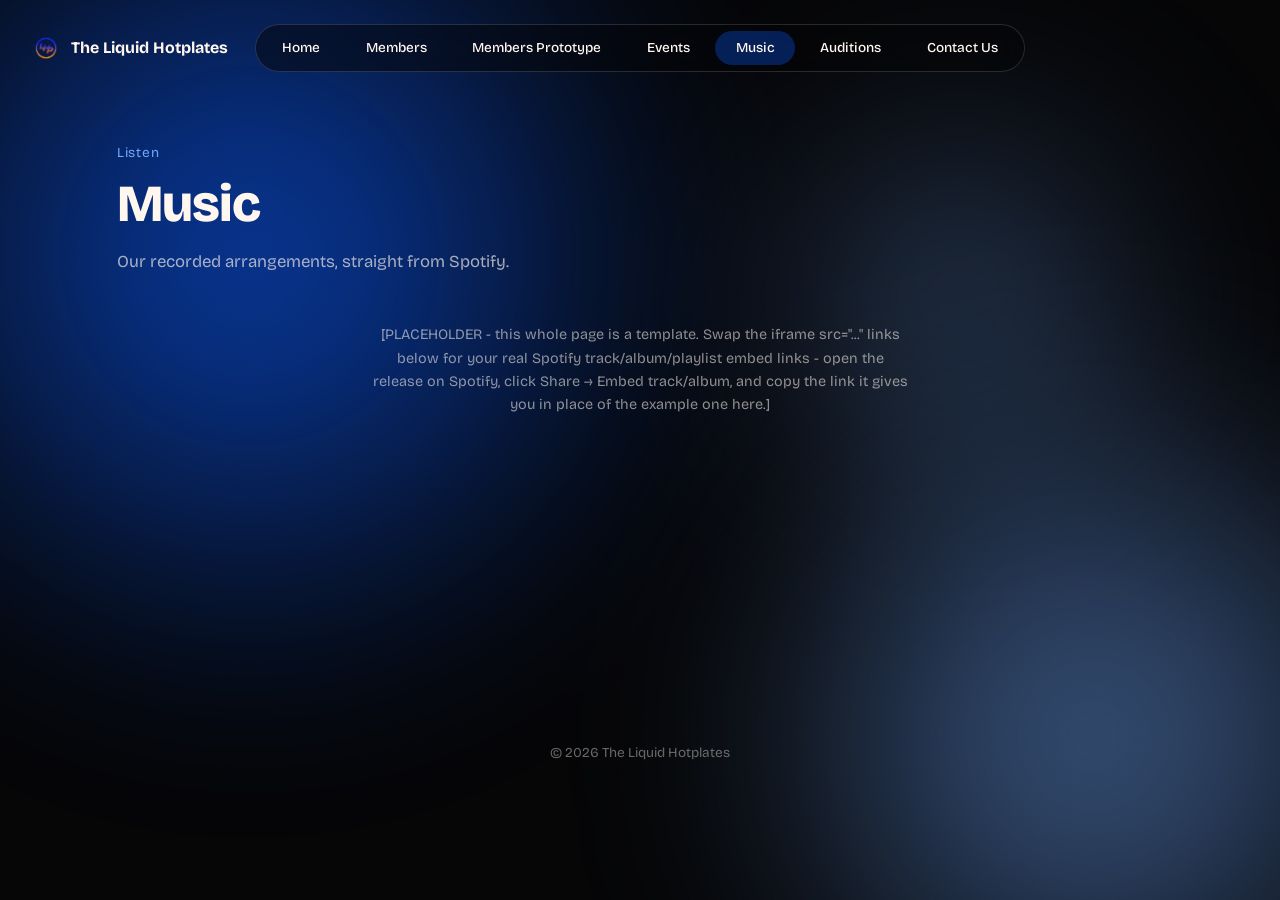
<file: concept-music.html>
<!DOCTYPE html>
<html lang="en">
<head>
<meta charset="UTF-8">
<meta name="viewport" content="width=device-width, initial-scale=1.0">
<title>Music — The Liquid Hotplates — Glass Concept</title>
<link rel="stylesheet" href="styles.css">
<style>
  .spotify-grid {
    display: grid;
    grid-template-columns: repeat(auto-fit, minmax(320px, 1fr));
    gap: 1.5rem;
  }
  .spotify-embed {
    border-radius: 16px;
    overflow: hidden;
  }
  .placeholder-note {
    text-align: center;
    opacity: 0.55;
    font-size: 0.9rem;
    max-width: 60ch;
    margin: 0 auto 3rem;
    line-height: 1.6;
  }
</style>
</head>
<body>

  <div class="aura-field">
    <div class="aura aura-a"></div>
    <div class="aura aura-b"></div>
    <div class="aura aura-d"></div>
  </div>
  <div class="grain"></div>

  <nav>
    <div class="nav-left">
      <img src="images/home-images/logo.png" alt="LHP Logo">
      <span class="site-name">The Liquid Hotplates</span>
    </div>
    <div class="nav-pill">
      <a href="index.html">Home</a>
      <a href="members.html">Members</a>
      <a href="members-proto.html">Members Prototype</a>
      <a href="events.html">Events</a>
      <a href="music.html" class="active">Music</a>
      <a href="auditions.html">Auditions</a>
      <a href="contact.html">Contact Us</a>
    </div>
  </nav>

  <div class="page-head">
    <div class="eyebrow">Listen</div>
    <h1>Music</h1>
    <p>Our recorded arrangements, straight from Spotify.</p>
  </div>

  <section class="section" style="padding-top: 1rem;">
    <p class="placeholder-note">
      [PLACEHOLDER - this whole page is a template. Swap the iframe src="..." links below for your real Spotify track/album/playlist embed links - open the release on Spotify, click Share → Embed track/album, and copy the link it gives you in place of the example one here.]
    </p>
    <div class="spotify-grid">
      <iframe class="spotify-embed" src="https://open.spotify.com/embed/track/4cOdK2wGLETKBW3PvgPWqT" width="100%" height="152" frameborder="0" allow="autoplay; clipboard-write; encrypted-media; fullscreen; picture-in-picture" loading="lazy"></iframe>
      <iframe class="spotify-embed" src="https://open.spotify.com/embed/track/4cOdK2wGLETKBW3PvgPWqT" width="100%" height="152" frameborder="0" allow="autoplay; clipboard-write; encrypted-media; fullscreen; picture-in-picture" loading="lazy"></iframe>
      <iframe class="spotify-embed" src="https://open.spotify.com/embed/track/4cOdK2wGLETKBW3PvgPWqT" width="100%" height="152" frameborder="0" allow="autoplay; clipboard-write; encrypted-media; fullscreen; picture-in-picture" loading="lazy"></iframe>
    </div>
  </section>

  <footer>&copy; 2026 The Liquid Hotplates</footer>

</body>
</html>
</file>
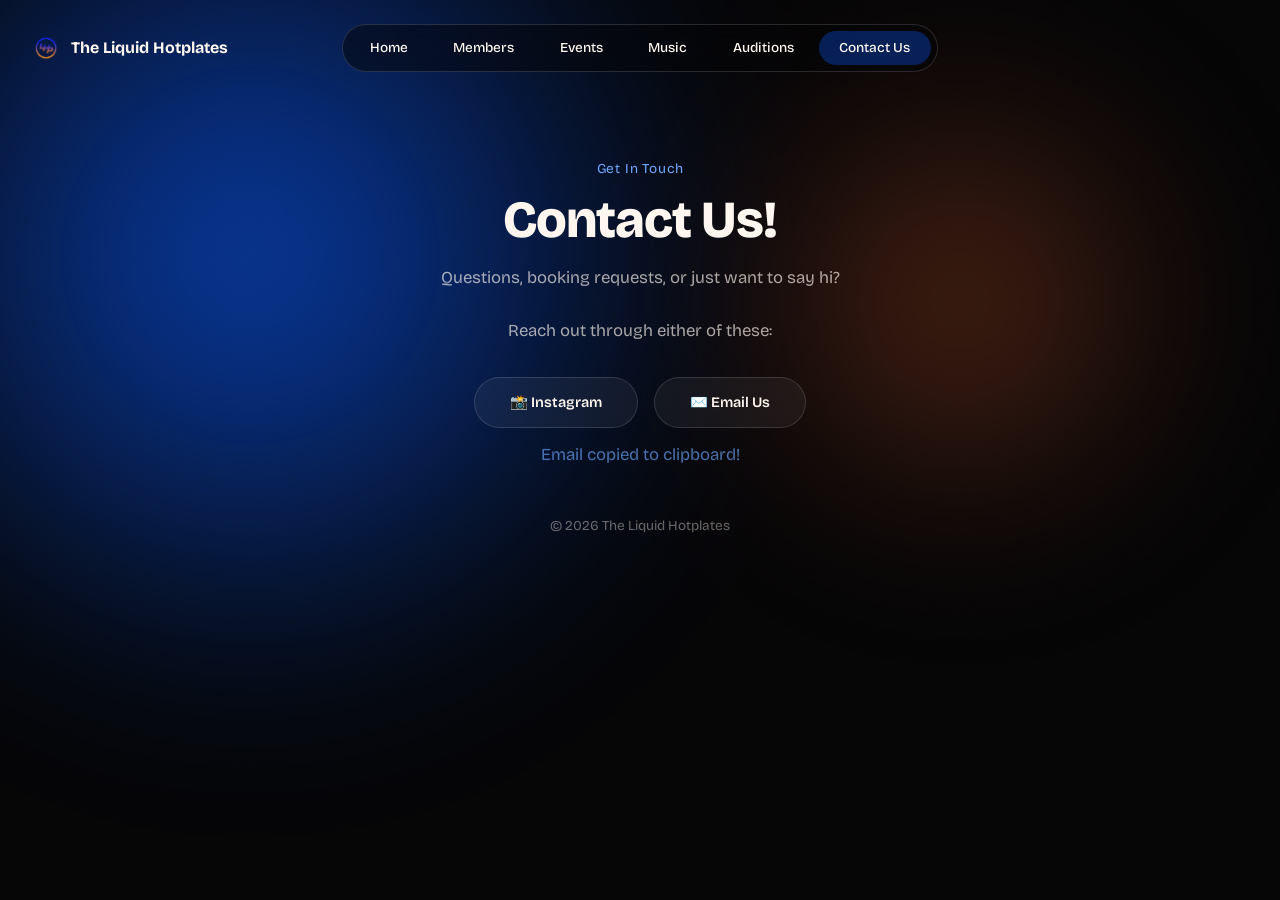
<file: contact.html>
<!DOCTYPE html>
<html lang="en">
<head>
<meta charset="UTF-8">
<meta name="viewport" content="width=device-width, initial-scale=1.0">
<title>Contact Us - The Liquid Hotplates</title>
<link rel="icon" type="image/png" href="images/home-images/logo.png">
<link rel="stylesheet" href="styles.css">
<style>
  /*row holding the email and insta buttons*/
  .contact-buttons {
    display: flex;
    justify-content: center;
    gap: 1rem;
    flex-wrap: wrap;
    margin-top: 2rem;
  }
  /*copied! note styling*/
  .copy-feedback {
    margin-top: 1rem;
    font-size: 0.85rem;
    color: var(--blue-light);
    opacity: 0;
    transition: opacity 0.3s ease;
  }
</style>
</head>
<body>

  <!-- background-->
  <div class="aura-field">
    <div class="aura aura-a"></div>
    <div class="aura aura-d" style="background: radial-gradient(circle, var(--orange), transparent 68%);"></div>
  </div>
  <div class="grain"></div>

  <!--nav bar + logo -->
  <nav>
    <div class="nav-left">
      <img src="images/home-images/logo.png" alt="LHP Logo">
      <span class="site-name">The Liquid Hotplates</span>
    </div>
    <div class="nav-pill">
      <a href="index.html">Home</a>
      <a href="members.html">Members</a>
      <a href="events.html">Events</a>
      <a href="music.html">Music</a>
      <a href="auditions.html">Auditions</a>
      <a href="contact.html" class="active">Contact Us</a>
    </div>
  </nav>

  <!-- body content -->
  <div class="page-head" style="text-align: center; max-width: 700px; margin: 0 auto; padding-top: 10rem;">
    <div class="eyebrow" style="text-align:center;">Get In Touch</div>
    <h1>Contact Us!</h1>
    <p style="margin-left:auto; margin-right:auto;">Questions, booking requests, or just want to say hi?<br><br>Reach out through either of these:</p>

    <div class="contact-buttons">
      <!-- contact buttons linked to insta and email -->
      <a href="https://instagram.com/theliquidhotplates" target="_blank" class="glass-btn">📸 Instagram</a>
      <a href="mailto:theliquidhotplates@gmail.com" class="glass-btn" id="emailLink">✉️ Email Us</a>
    </div>
    <!-- confirmation for email being copied 
          see JS below -->
    <p class="copy-feedback" id="copyFeedback">Email copied to clipboard!</p>

  <footer>&copy; 2026 The Liquid Hotplates</footer>

<script>
  // copied email to clipboard as failsafe for flopped mailto:
  document.getElementById('emailLink').addEventListener('click', () => {
    const email = 'theliquidhotplates@gmail.com';
    const feedback = document.getElementById('copyFeedback');
    if (navigator.clipboard) {
      navigator.clipboard.writeText(email).then(() => {
        feedback.style.opacity = '1';
        setTimeout(() => { feedback.style.opacity = '0'; }, 4000);
      }).catch(() => {});
    }
  });
</script>

</body>
</html>
</file>
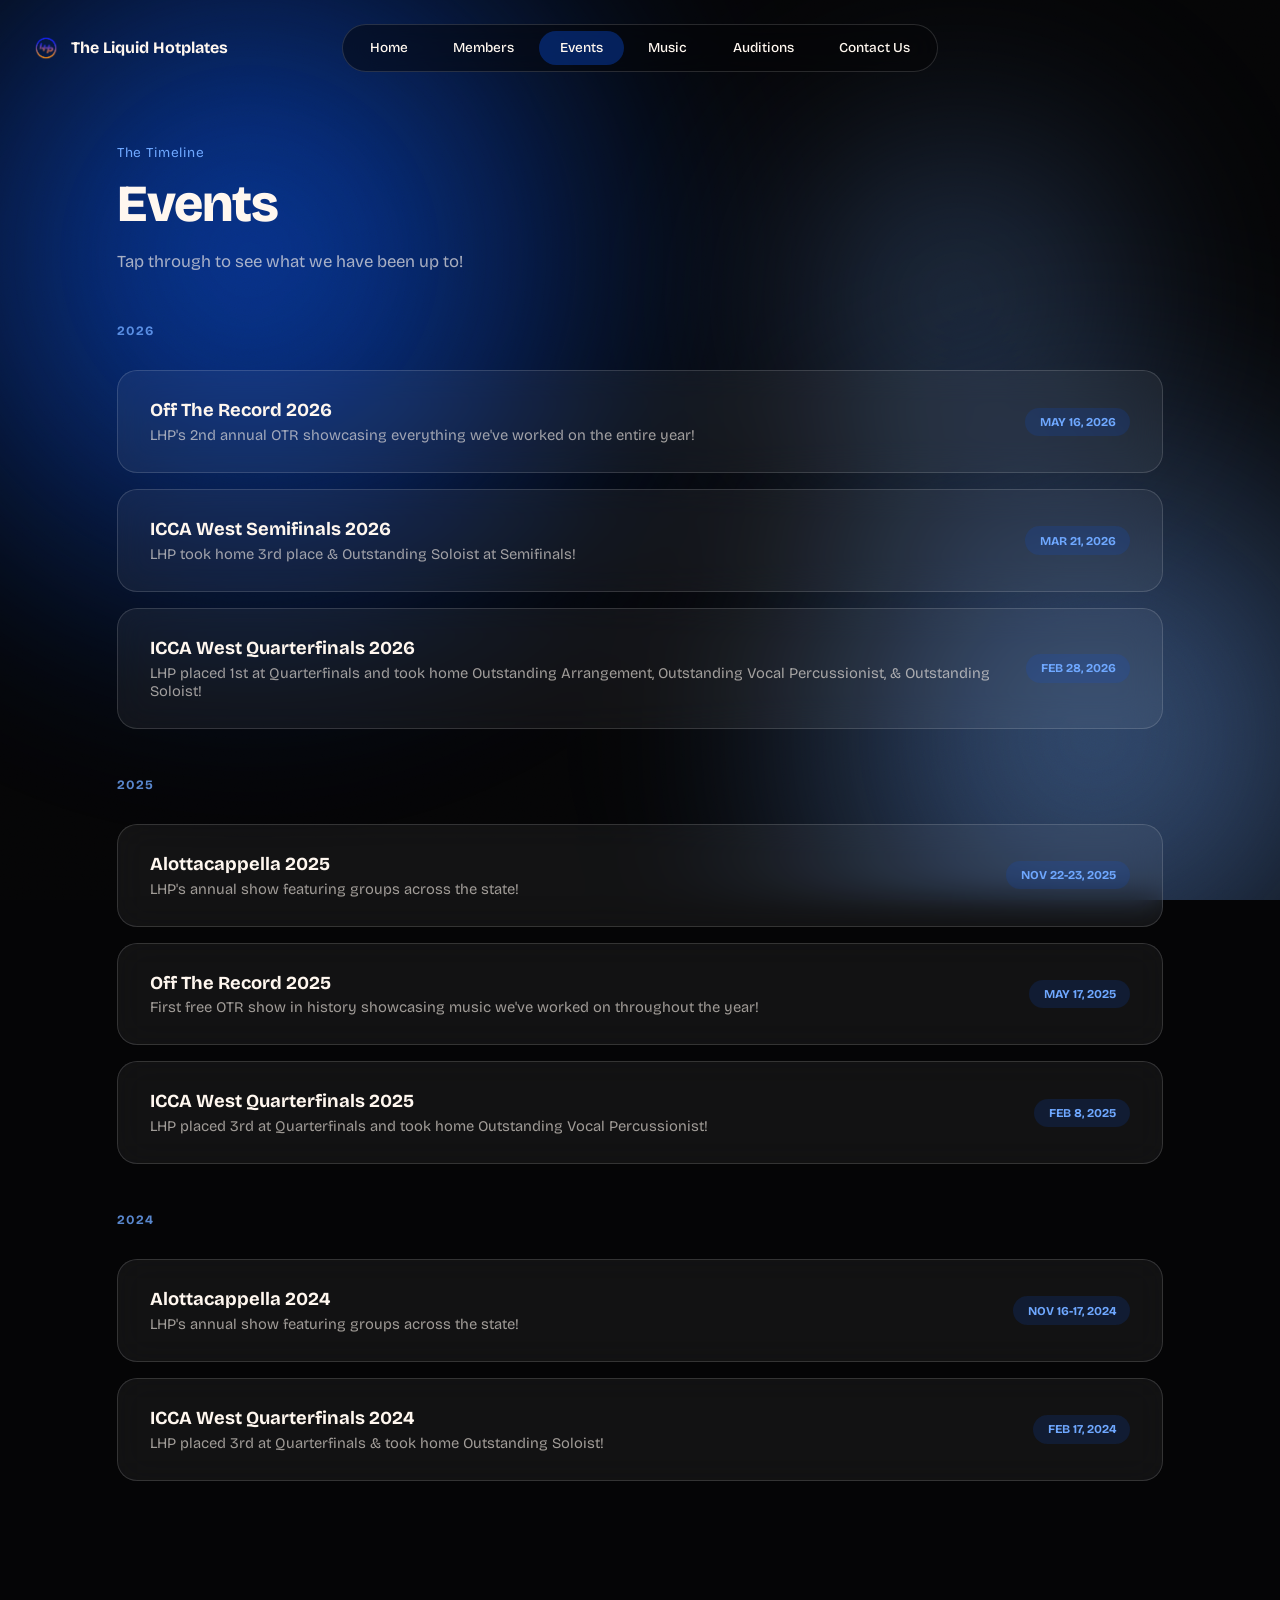
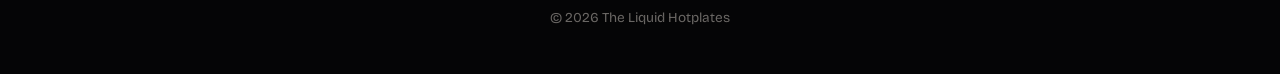
<file: events.html>
<!DOCTYPE html>
<html lang="en">
<head>
<meta charset="UTF-8">
<meta name="viewport" content="width=device-width, initial-scale=1.0">
<title>Events - The Liquid Hotplates</title>
<link rel="icon" type="image/png" href="images/home-images/logo.png">
<link rel="stylesheet" href="styles.css">
<style>

  /*vertical container golding every year group*/
  .timeline {
    display: flex;
    flex-direction: column;
    gap: 3rem;
  }

  /*small year label on the top of each years group; "2025", "2026"*/
  .year-heading {
    font-size: 0.8rem;
    font-weight: 700;
    letter-spacing: 0.08em;
    text-transform: uppercase;
    color: var(--blue-light);
    opacity: 0.8;
    margin-bottom: 1rem;
  }
  
  /*wraps the year events together*/
  .year-group { display: flex; flex-direction: column; gap: 1rem; }

  /*one clickable event row on the timeline*/
  .event-card {
    padding: 1.75rem 2rem;
    cursor: pointer;
    display: flex;
    justify-content: space-between;
    align-items: center;
    gap: 1.5rem;
  }

  /*highlight effect when you hover over a card*/
  .event-card:hover {
    background: rgba(9, 83, 234, 0.1);
    border-color: rgba(9, 83, 234, 0.35);
  }

  .event-card .info h3 { font-size: 1.15rem; font-weight: 700; }
  .event-card .info p { opacity: 0.6; font-size: 0.92rem; margin-top: 0.3rem; }
  /*small bluepill on the right side of each card*/
  .event-card .date {
    font-size: 0.75rem;
    font-weight: 700;
    color: var(--blue-light);
    background: rgba(9, 83, 234, 0.15);
    padding: 0.45rem 0.9rem;
    border-radius: 20px;
    white-space: nowrap;
  }

  /* ========================== EXPAND OVERLAY =============================== */
  /*dark colored blobs background of the page*/
  #expand-backdrop {
    position: fixed;
    inset: 0;
    z-index: 90;
    background: rgba(5, 5, 6, 0);
    backdrop-filter: blur(0px);
    -webkit-backdrop-filter: blur(0px);
    opacity: 0;
    pointer-events: none;
    transition: opacity 0.4s ease, background 0.4s ease, backdrop-filter 0.4s ease;
  }

  #expand-backdrop.visible {
    opacity: 1;
    background: rgba(5, 5, 6, 0.7);
    backdrop-filter: blur(10px);
    -webkit-backdrop-filter: blur(10px);
    pointer-events: auto;
  }

  /*popup box itself*/
  #expand-panel {
    position: fixed;
    z-index: 91;
    background: rgba(11, 12, 16, 0.92);
    border: 1px solid var(--glass-edge);
    backdrop-filter: blur(30px);
    -webkit-backdrop-filter: blur(30px);
    overflow: hidden;
    box-shadow: 0 40px 120px rgba(0,0,0,0.65);
  }

  /*X button in top right corner*/
  #expand-panel .close-btn {
    position: fixed;
    top: 1.5rem;
    right: 1.5rem;
    width: 40px;
    height: 40px;
    border-radius: 50%;
    background: rgba(255,255,255,0.08);
    border: 1px solid var(--glass-edge);
    color: var(--off-white);
    display: flex;
    align-items: center;
    justify-content: center;
    cursor: pointer;
    font-size: 1.2rem;
    z-index: 93;
    opacity: 0;
    transition: opacity 0.3s ease 0.25s, background 0.2s ease;
  }

  #expand-panel .close-btn:hover { background: rgba(255,255,255,0.16); }
  #expand-panel.expanded .close-btn { opacity: 1; }

  /*scrollable area in popup*/
  #expand-panel .panel-content {
    height: 100%;
    overflow-y: auto;
    opacity: 0;
    transition: opacity 0.35s ease 0.2s;
    scrollbar-width: thin; /* firefox */
    scrollbar-color: #5a5a5a #0d0d0f; /* firefox: thumb color, track color */
  }

  /* Chrome/Safari/Edge scrollbar - gray thumb on a near-black track,
     instead of the default (often white/light) system scrollbar */
  #expand-panel .panel-content::-webkit-scrollbar {
    width: 10px;
  }

  #expand-panel .panel-content::-webkit-scrollbar-track {
    background: #0d0d0f;
  }

  #expand-panel .panel-content::-webkit-scrollbar-thumb {
    background: #5a5a5a;
    border-radius: 10px;
    border: 2px solid #0d0d0f; /* creates a little breathing room around the thumb */
  }

  #expand-panel .panel-content::-webkit-scrollbar-thumb:hover {
    background: #757575;
  }

  #expand-panel.expanded .panel-content { opacity: 1; }

  /* ============================ POPUP CONTENT CLASSES ========================*/
  /*hero+ photo title area on the top of the popup*/
  .panel-inner-hero {
    position: relative;
    min-height: 48vh; /* CHANGE: was 32vh - taller box means background-size:cover crops much less
                          of the photo away, so fewer people get cut off in group shots */
    display: flex;
    flex-direction: column; /* BUG FIX: this was missing, so the browser defaulted to row direction,
                                laying eyebrow/title/date out side by side instead of stacked - that's
                                what was causing the jumbled/overlapping look */
    justify-content: flex-end; /* pushes the stack to the bottom, now that direction is column */
    align-items: flex-start; /* keeps everything left-aligned */
    padding: 2.5rem clamp(1.5rem, 5vw, 4rem);
  }

  .panel-inner-hero .photo-layer { position: absolute; inset: 0; background-size: cover; background-position: center 30%; }
  .panel-inner-hero .photo-dim { position: absolute; inset: 0; background: linear-gradient(180deg, rgba(11,12,16,0.2) 0%, rgba(11,12,16,0.75) 75%, rgba(11,12,16,0.92) 100%); }

  /*small lavel and bib title and date location in hero*/
  .panel-eyebrow { position: relative; font-size: 0.85rem; color: var(--blue-light); letter-spacing: 0.05em; margin-bottom: 0.6rem; }
  .panel-title { position: relative; font-size: clamp(1.7rem, 4.2vw, 2.75rem); font-weight: 800; }
  .panel-date { position: relative; opacity: 0.65; font-size: 0.98rem; margin-top: 0.5rem; }

  .panel-body-inner { padding: 2.5rem clamp(1.5rem, 5vw, 4rem) 4rem; max-width: 900px; }

  /*award pills orange*/
  .panel-awards { display: flex; flex-wrap: wrap; gap: 0.6rem; margin-bottom: 2rem; }
  .panel-award {
    font-size: 0.72rem; font-weight: 700; text-transform: uppercase; letter-spacing: 0.05em;
    color: var(--orange); background: rgba(255, 107, 53, 0.15); padding: 0.4rem 0.9rem; border-radius: 20px;
  }

  /*setlist, member list, photo, performance headers*/
  .panel-section-title { font-size: 1.2rem; font-weight: 700; margin: 2.5rem 0 1.25rem; }
  .panel-section-title:first-of-type { margin-top: 0; }
  /*description paragraph*/
  .panel-about { opacity: 0.82; line-height: 1.75; font-size: 1.02rem; }
  .panel-about .name { color: var(--blue-light); font-weight: 600; }

  /*glass background wrapping setlist and guest groups*/
  .panel-glass-box { background: var(--glass-fill); border: 1px solid var(--glass-edge); border-radius: 18px; padding: 1.75rem 2rem; }

  /*one song entry, styling the soloist, arrangement, and choreo credits under*/
  .setlist-item { padding: 1.1rem 0; border-bottom: 1px solid var(--glass-edge); }
  .setlist-item:last-child { border-bottom: none; }
  .setlist-item h4 { font-size: 1rem; font-weight: 700; margin-bottom: 0.4rem; }
  .setlist-item .credits { opacity: 0.6; font-size: 0.88rem; line-height: 1.6; }

  /*member and guest group pills*/
  .member-pills { display: flex; flex-wrap: wrap; gap: 0.55rem; }
  .member-pill { font-size: 0.82rem; padding: 0.45rem 1rem; border-radius: 20px; background: var(--glass-fill); border: 1px solid var(--glass-edge); }

  /*youtube embed*/
  .panel-video { position: relative; padding-bottom: 56.25%; height: 0; border-radius: 16px; overflow: hidden; border: 1px solid var(--glass-edge); }
  .panel-video iframe { position: absolute; inset: 0; width: 100%; height: 100%; }

  /*photo gallery grid and col gap*/
  .panel-gallery { display: flex; gap: 0.9rem; }
  .panel-gallery-column { display: flex; flex-direction: column; gap: 0.9rem; flex: 1; min-width: 0; }
  .panel-gallery img { width: 100%; display: block; border-radius: 12px; }

  /*back to timeline button*/
  .back-link-panel {
    display: inline-flex; align-items: center; gap: 0.4rem;
    color: rgba(255,255,255,0.5); text-decoration: none; font-size: 0.85rem;
    margin-bottom: 2rem; cursor: pointer;
  }
  .back-link-panel:hover { color: var(--blue-light); }
</style>
</head>

<!-- ============= END OF THE HEAD, MOVING INTO CONTENT BODY =================-->
<body>

  <!-- background-->
  <div class="aura-field">
    <div class="aura aura-a"></div>
    <div class="aura aura-b"></div>
    <div class="aura aura-d"></div>
  </div>
  <div class="grain"></div>

  <!--nav bar + logo -->
  <nav>
    <div class="nav-left">
      <img src="images/home-images/logo.png" alt="LHP Logo">
      <span class="site-name">The Liquid Hotplates</span>
    </div>
    <div class="nav-pill">
      <a href="index.html">Home</a>
      <a href="members.html">Members</a>
      <a href="events.html" class="active">Events</a>
      <a href="music.html">Music</a>
      <a href="auditions.html">Auditions</a>
      <a href="contact.html">Contact Us</a>
    </div>
  </nav>

  <!-- ---------------------------------------- TIMELINE STARTS ------------------------------------------------>
  <div class="page-head">
    <div class="eyebrow">The Timeline</div>
    <h1>Events</h1>
    <p>Tap through to see what we have been up to!</p>
  </div>

  <!-- timeline (before clicking anything)-->
  <section class="section" style="padding-top: 1rem;">
    <div class="timeline" id="timeline">

      <!-- 2026 events -->
      <div class="year-group">
        <div class="year-heading">2026</div>
        <!-- OTR -->
        <div class="event-card glass-card" data-event="otr2026">
          <div class="info"><h3>Off The Record 2026</h3><p>LHP's 2nd annual OTR showcasing everything we've worked on the entire year!</p></div>
          <div class="date">MAY 16, 2026</div>
        </div>
        <!--ICCA Semis-->
        <div class="event-card glass-card" data-event="semis2026">
          <div class="info"><h3>ICCA West Semifinals 2026</h3><p>LHP took home 3rd place & Outstanding Soloist at Semifinals!</p></div>
          <div class="date">MAR 21, 2026</div>
        </div>
        <!--ICCA Quarters-->
        <div class="event-card glass-card" data-event="quarters2026">
          <div class="info"><h3>ICCA West Quarterfinals 2026</h3><p>LHP placed 1st at Quarterfinals and took home Outstanding Arrangement, Outstanding Vocal Percussionist, & Outstanding Soloist!</p></div>
          <div class="date">FEB 28, 2026</div>
        </div>
      </div>

      <!-- 2025 events -->
      <div class="year-group">
        <div class="year-heading">2025</div>
        <!--Alotta-->
        <div class="event-card glass-card" data-event="alotta2025">
          <div class="info"><h3>Alottacappella 2025</h3><p>LHP's annual show featuring groups across the state!</p></div>
          <div class="date">NOV 22-23, 2025</div>
        </div>
        <!--OTR-->
        <div class="event-card glass-card" data-event="otr2025">
          <div class="info"><h3>Off The Record 2025</h3><p>First free OTR show in history showcasing music we've worked on throughout the year!</p></div>
          <div class="date">MAY 17, 2025</div>
        </div>
        <!--ICCA Quarters-->
        <div class="event-card glass-card" data-event="quarters2025">
          <div class="info"><h3>ICCA West Quarterfinals 2025</h3><p>LHP placed 3rd at Quarterfinals and took home Outstanding Vocal Percussionist!</p></div>
          <div class="date">FEB 8, 2025</div>
        </div>
      </div>

      <!-- 2024 events -->
      <div class="year-group">
        <div class="year-heading">2024</div>
        <!--Alotta-->
        <div class="event-card glass-card" data-event="alotta2024">
          <div class="info"><h3>Alottacappella 2024</h3><p>LHP's annual show featuring groups across the state!</p></div>
          <div class="date">NOV 16-17, 2024</div>
        </div>
        <!--ICCA Quarters-->
        <div class="event-card glass-card" data-event="quarters2024">
          <div class="info"><h3>ICCA West Quarterfinals 2024</h3><p>LHP placed 3rd at Quarterfinals & took home Outstanding Soloist!</p></div>
          <div class="date">FEB 17, 2024</div>
        </div>
      </div>

    </div>
  </section>

  <footer>&copy; 2026 The Liquid Hotplates</footer>

  <!-- --------------------------------------------------------- TIMELINE PAGES ------------------------------------------------->
  <!-- clicked on the timeline -> event pages -->
  <div id="expand-backdrop"></div>
  <div id="expand-panel">
    <div class="close-btn" id="closeBtn">✕</div>
    <div class="panel-content" id="panelContent"></div>
  </div>

<!-- OTR 2026 -->
<script> //this means we are now in javascript :p
  const events = {
    //\/ make sure this key matches a timeline event as seen in the code above
    //\/ this value must match EXACTLY one of the "data-event="" to connect to it
    //this one connects to the data-event=otr2026 above
    otr2026: {
      title: 'Off The Record 2026', eyebrow: 'Off The Record 2026',
      date: "May 16th, 2026 · Khaira Lecture Hall, UC Davis",
      hero: 'images/events/2026/otr/hero.jpg',
      awards: [],
      about: `LHP presents our annual free spring showcase - Off The Record! 
        This year, we performed various songs arranged by many members in the group, 
        along with our award-winning ICCA set. We also had a variety of cute and crafty 
        member-created merch!<br><br>We also said goodbye to our Class of 2026 Seniors - 
        <span class="name">Ellie Mizushima</span> & <span class="name">Priyanshi Singh</span>!`,
      setlist: [
        { song: '"Attention" - Charlie Puth' },
        { song: '"Jealous" - Labrinth' },
        { song: '"Here Comes the Sun" - The Beatles' },
        { song: '"Night" - Keshi' },
        { song: 'ICCA Set' }
      ],
      members: [],
      video: null,
      gallery: ['images/events/2026/otr/img1.jpg',
      'images/events/2026/otr/img2.jpg',
      'images/events/2026/otr/img3.jpg',
      'images/events/2026/otr/img4.jpg',
      'images/events/2026/otr/img5.jpg',
      'images/events/2026/otr/img6.jpg',
      'images/events/2026/otr/img7.jpg',
      'images/events/2026/otr/img8.jpg',
      'images/events/2026/otr/img9.jpg']
    },
  
  //SEMIS 2026
    semis2026: {
      title: 'ICCA West Semifinals 2026', eyebrow: '3rd Place · Semifinals',
      date: "March 21st, 2026 · Fox Theatre @ Redwood City",
      hero: 'images/events/2026/semis/hero.jpg',
      awards: ['3rd Place - Semifinals', 'Outstanding Vocal Percussion', 'Outstanding Soloist'],
      about: `After winning 1st place at Quarterfinals, LHP moved on to the 
              ICCA West Semifinals, competing against some of the top groups 
              from across the West region. We took home 3rd place along with 
              Outstanding Vocal Percussion (won by <span class="name">Lik Yau 
                Chow</span>) and Outstanding Soloist (won by <span 
                class="name">Lesley Laurence</span>)!<br><br>We also got 
                amazing shots of our set by Jake Young (pictured below)!`,
      setlist: [
        { song: '"The Blade" - AURORA', 
            credits: 'Soloist: Priyanshi Singh · Arrangement: Chow Lik Yau · Choreographers: Ellie Mizushima, Kiera Yap' },
        { song: '"To Ashes & Blood" - Arcane, League of Legends, and Woodkid', 
            credits: 'Soloist: Evan Liu · Arrangement: Chow Lik Yau · Choreographers: Ellie Mizushima, Kiera Yap' },
        { song: '"这样很好[Isha\'s Song]/First Light" - Eason Chan, League of Legends, and Hozier', 
            credits: 'Soloists: Lesley Laurence, Ellie Mizushima · Arrangement: Chow Lik Yau, Lesley Laurence · Choreographers: Ellie Mizushima, Kiera Yap' }
      ],
      members: ['Chow Lik Yau',
        'Milo Perkins',
        'Evan Liu',
        'Ken Sibal',
        'Dion Cagape',
        'Lesley Laurence',
        'Nickolas Ho',
        'Andrés Salvatierra Espinoza',
        'Isabella Hurst',
        'Avery Chang-Linenberg',
        'Brooklyn Mercado',
        'Kiera Yap',
        'Emily Woo',
        'Hanako Settle',
        'Priyanshi Singh',
        'Ellie Mizushima'],
      video: 'IL20XYT9LWU',
      gallery: ['images/events/2026/semis/img1.jpg',
      'images/events/2026/semis/img2.jpg',
      'images/events/2026/semis/img3.jpg',
      'images/events/2026/semis/img4.jpg',
      'images/events/2026/semis/img5.jpg',
      'images/events/2026/semis/img6.jpg',
      'images/events/2026/semis/img7.jpg',
      'images/events/2026/semis/img8.jpg',
      'images/events/2026/semis/img9.jpg',
      'images/events/2026/semis/img10.jpg',
      'images/events/2026/semis/img11.jpg',
      'images/events/2026/semis/img12.jpg',
      'images/events/2026/semis/img13.jpg',
      'images/events/2026/semis/img14.jpg',
      'images/events/2026/semis/img15.jpg',
      'images/events/2026/semis/img16.jpg',
      'images/events/2026/semis/img17.jpg',
      'images/events/2026/semis/img18.jpg',
      'images/events/2026/semis/img19.jpg',
      'images/events/2026/semis/img20.jpg',
      'images/events/2026/semis/img21.jpg',
      'images/events/2026/semis/img22.jpg',
      'images/events/2026/semis/img23.jpg',
      'images/events/2026/semis/img24.jpg',
      'images/events/2026/semis/img25.jpg',
      'images/events/2026/semis/img26.jpg',
      'images/events/2026/semis/img27.jpg',
      'images/events/2026/semis/img28.jpg',
      'images/events/2026/semis/img29.jpg',
      'images/events/2026/semis/img30.jpg',
      'images/events/2026/semis/img31.jpg',
      'images/events/2026/semis/img32.jpg',
      'images/events/2026/semis/img33.jpg',
    ]
    },

    //QUARTERS 2026
    quarters2026: {
      title: 'ICCA West Quarterfinals 2026', eyebrow: '1st Place · Quarterfinals',
      date: "February 28th, 2026 · Fox Theatre @ Redwood City",
      hero: 'images/events/2026/quarters/hero.jpg',
      awards: ['1st Place - Quarterfinals', 
        'Best Vocal Percussion', 
        'Outstanding Soloist', 
        'Outstanding Arrangement'],
      about: `LHP took home 1st place at the ICCA West Quarterfinals 
        after performing our ICCA Competition set for the first time! 
        <span class="name">Lik Yau Chow</span> won Outstanding Vocal 
        Percussion AND Outstanding Arrangement, and 
        <span class="name">Evan Liu</span> was awarded Outstanding 
        Soloist.<br><br>This is the first time in history that LHP has 
        placed so high at Quarterfinals!`,
      setlist: [
        { song: '"The Blade" - AURORA', 
          credits: 'Soloist: Priyanshi Singh · Arrangement: Chow Lik Yau · Choreographers: Ellie Mizushima, Kiera Yap' },
        { song: '"To Ashes & Blood" - Arcane, League of Legends, and Woodkid', 
          credits: 'Soloist: Evan Liu · Arrangement: Chow Lik Yau · Choreographers: Ellie Mizushima, Kiera Yap' },
        { song: '"这样很好[Isha\'s Song]/First Light" - Eason Chan, League of Legends, and Hozier', 
          credits: 'Soloists: Lesley Laurence, Ellie Mizushima · Arrangement: Chow Lik Yau, Lesley Laurence · Choreographers: Ellie Mizushima, Kiera Yap' }
      ],
      members: ['Chow Lik Yau',
        'Milo Perkins',
        'Evan Liu',
        'Ken Sibal',
        'Dion Cagape',
        'Lesley Laurence',
        'Nickolas Ho',
        'Andrés Salvatierra Espinoza',
        'Isabella Hurst',
        'Avery Chang-Linenberg',
        'Brooklyn Mercado',
        'Kiera Yap',
        'Emily Woo',
        'Hanako Settle',
        'Priyanshi Singh',
        'Ellie Mizushima'],
      video: 'TRbWFYK3rdE',
      gallery: ['images/events/2026/quarters/img1.jpg',
        'images/events/2026/quarters/img2.jpg',
        'images/events/2026/quarters/img3.jpg',
        'images/events/2026/quarters/img4.jpg',
        'images/events/2026/quarters/img5.jpg',
        'images/events/2026/quarters/img6.jpg',
        'images/events/2026/quarters/img7.jpg',
        'images/events/2026/quarters/img8.jpg',
        'images/events/2026/quarters/img9.jpg',
        'images/events/2026/quarters/img10.jpg',
        'images/events/2026/quarters/img11.jpg',
        'images/events/2026/quarters/img12.jpg',
        'images/events/2026/quarters/img13.jpg',
        'images/events/2026/quarters/img14.jpg',
        'images/events/2026/quarters/img15.jpg',
        'images/events/2026/quarters/img16.jpg',
        'images/events/2026/quarters/img17.jpg',
        'images/events/2026/quarters/img18.jpg',
        'images/events/2026/quarters/img19.jpg',
        'images/events/2026/quarters/img20.jpg',
        'images/events/2026/quarters/img21.jpg',
      ]
    },

    //ALOTTA 2025
    alotta2025: {
      title: 'Alottacappella 2025', eyebrow: 'Alottacappella 2025',
      date: "November 22nd & 23rd, 2025 · Khaira Lecture Hall, UC Davis",
      hero: 'images/events/2025/alotta/hero.png',
      awards: [],
      about: `Alottacappella is LHP's annual showcase hosted in the Fall in which we invite groups from around California to come and perform at our show! This is a two day event in which different groups are present on different days.<br><br>This year the Saturday theme was Game Day, and the Sunday theme was Casino Night, and groups from all around were encouraged to dress according to theme.`,
      setlist: [
        { song: '"Your Idol" - Kpop Demon Hunters' }, 
        { song: '"Crazy" - Gnarls Barkley' },
        { song: '"Attention" - Charlie Puth' }, 
        { song: '"Take Me to Church" - Hozier' },
        { song: '"Ashes and Blood" - Arcane' }, 
        { song: '"Yebba Mashup" (Alumni Song) - Yebba' }
      ],
      guestGroups: ['The Cleftomaniacs - UC Davis',
        'Jhankaar - UC Davis',
        'Ph Scale - Diablo Valley College',
        'Acquire - UC Santa Cruz',
        'The Spokes - UC Davis',
        'The Lounge Lizards - UC Davis',
        'Drawn to Scale - UC Berkeley',
        'DeCadence - UC Berkeley',
        'Cloud 9 - UC Santa Cruz'],
      members: [],
      video: null,
      gallery: ['images/events/2025/alotta/img1.png',
        'images/events/2025/alotta/img2.png',
        'images/events/2025/alotta/img3.png',
        'images/events/2025/alotta/img4.png',
        'images/events/2025/alotta/img5.png',
        'images/events/2025/alotta/img6.png',
        'images/events/2025/alotta/img7.png',
        'images/events/2025/alotta/img8.png',
        'images/events/2025/alotta/img9.png',
        'images/events/2025/alotta/img10.png',
        'images/events/2025/alotta/img11.png',
        'images/events/2025/alotta/img12.png',
        'images/events/2025/alotta/img13.png',
        'images/events/2025/alotta/img14.png',
        'images/events/2025/alotta/img15.png',
        'images/events/2025/alotta/img16.png',
        'images/events/2025/alotta/img17.png',
        'images/events/2025/alotta/img18.png'
      ]
    },

    //OTR 2025
    otr2025: {
      title: 'Off The Record 2025', eyebrow: 'Off The Record 2025',
      date: "May 17th, 2025 · California Hall, UC Davis",
      hero: 'images/events/2025/otr/hero.jpg',
      awards: [],
      about: `Off The Record was LHP's first show of its kind - 
      a free LHP-focused spring show focused on showcasing all 
      of the music we worked on the entire year, small groups & 
      solos, along with member-made merch available for purchase.
      <br><br>
      We also said goodbye to two of our beloved 
      Class of 2025 seniors, <span class="name">Rounak Day</span> &
      <span class="name">Noah Sifry</span>.`,
      setlist: [
        { song: '"Worth It" - RAYE' }, 
        { song: '"Crazy/Take Me to Church (Mashup)" - Gnarls Barkley & Hozier' },
        { song: '"Wildflower" - Billie Eilish' }, 
        { song: '"Tum Hi Ho" - Arijit Singh' }, 
        { song: '2025 ICCA Set' }
      ],
      members: [],
      video: null,
      gallery: ['images/events/2025/otr/img1.jpg',
      'images/events/2025/otr/img2.jpg',
      'images/events/2025/otr/img3.jpg',
      'images/events/2025/otr/img4.jpg',
      'images/events/2025/otr/img5.jpg',
      'images/events/2025/otr/img6.jpg',
      'images/events/2025/otr/img7.jpg']
    },

    //QUARTERS 2025
    quarters2025: {
      title: 'ICCA West Quarterfinals 2025', eyebrow: '3rd Place · Quarterfinals',
      date: "February 8th, 2025 · Fox Theatre @ Redwood City",
      hero: 'images/events/2025/quarters/hero.jpg',
      awards: ['3rd Place - Quarterfinals',
       'Outstanding Vocal Percussion'],
      about: `LHP competed at the ICCA West Quarterfinals and took 
      home 3rd place (AGAIN!). <span class="name">Lik Yau Chow</span> 
      was awarded Outstanding Vocal Percussion.<br><br>We had 6 new 
      babyplates perform at their first ICCA this round!`,
      setlist: [
        { song: '"West Coast" - OneRepublic', 
          credits: 'Soloists: Brooklyn Mercado, Noah Sifry · Arrangement: Evan Liu · Choreographer: Kiera Yap' },
        { song: '"Everything Matters" - AURORA', 
          credits: 'Soloist: Kiera Yap · End trio: Rounak Dey, Isabella Hurst, Ellie Mizushima · Arrangement: Chow Lik Yau · Choreographer: Ellie Mizushima' },
        { song: '"Fall In Line" - Christina Aguilera Feat. Demi Lovato', 
          credits: 'Soloists: Ellie Mizushima, Alyza Gomez · Arrangement: Chow Lik Yau, Evan Liu · Choreographer: Ellie Mizushima' }
      ],
      members: ['Chow Lik Yau',
        'Evan Liu',
        'Rounak Dey',
        'Ken Sibal',
        'Ethan Liu',
        'Noah Sifry',
        'Nickolas Ho',
        'Andrés Salvatierra Espinoza',
        'Isabella Hurst',
        'Brooklyn Mercado',
        'Kiera Yap',
        'Priyanshi Singh',
        'Alyza Gomez',
        'Ellie Mizushima'],
      video: 'Je8K6QwMfH0',
      gallery: ['images/events/2025/quarters/img1.jpg',
        'images/events/2025/quarters/img2.jpg',
        'images/events/2025/quarters/img3.jpg',
        'images/events/2025/quarters/img4.jpg',
        'images/events/2025/quarters/img5.jpg',
        'images/events/2025/quarters/img6.jpg',
        'images/events/2025/quarters/img7.jpg',
        'images/events/2025/quarters/img8.jpg',
        'images/events/2025/quarters/img9.jpg',
        'images/events/2025/quarters/img10.jpg',
        'images/events/2025/quarters/img12.jpg',
        'images/events/2025/quarters/img13.jpg',
        'images/events/2025/quarters/img14.jpg',
        'images/events/2025/quarters/img15.jpg',
        'images/events/2025/quarters/img16.jpg',
        'images/events/2025/quarters/img17.jpg',
        'images/events/2025/quarters/img18.jpg'
      ]
    },

    //ALOTTA 2024
    alotta2024: {
      title: 'Alottacappella 2024', eyebrow: 'Alottacappella 2024',
      date: "November 16th-17th, 2024 · California Hall, UC Davis",
      hero: 'images/events/2024/alotta/hero.jpg',
      awards: [],
      about: `Alottacappella is LHP's annual showcase hosted in the 
        Fall in which we invite groups from around California to come 
        and perform at our show! This is a two day event in which 
        different groups are present on different days.<br><br>This 
        year, the theme on Saturday was Adam Sandler, and Sunday's
        theme was Black & White. Guest groups were encouraged to 
        also participate in the theme.`,
      setlist: [
        { song: '"Double Life" - Pharrell Williams' }, 
        { song: '"West Coast" - OneRepublic' },
        { song: '"Hrs & Hrs" - Muni Long' }, 
        { song: '"Pray" - Sam Smith' },
        { song: '"Everything Matters" - Aurora' }, 
        { song: '"Yebba Mashup" (Alumni Song) - Yebba' }
      ],
      guestGroups: ['DeCadence - UC Berkeley',
        'Cloud 9 - UC Santa Cruz',
        'Acquire - UC Santa Cruz',
        'AiR - UC Berkeley',
        'The Lounge Lizards - UC Davis',
        'The Spokes - UC Davis',
        'The Cleftomaniacs - UC Davis',
        'Ph Scale - Diablo Valley College',
        'Drawn to Scale - UC Berkeley'],
      members: [],
      video: null,
      gallery: ['images/events/2024/alotta/img1.jpg',
      'images/events/2024/alotta/img2.jpg',
      'images/events/2024/alotta/img3.jpg',
      'images/events/2024/alotta/img4.jpg',
      'images/events/2024/alotta/img5.jpg',
      'images/events/2024/alotta/img6.jpg',
      'images/events/2024/alotta/img7.jpg',
      'images/events/2024/alotta/img8.jpg'
    ]
    },

    //QUARTERS 2024
    quarters2024: {
      title: 'ICCA West Quarterfinals 2024', eyebrow: '3rd Place · Quarterfinals',
      date: "February 17th, 2024 · Fox Theatre @ Redwood City",
      hero: 'images/events/2024/quarters/hero.jpeg',
      awards: ['3rd Place - Quarterfinals', 'Outstanding Soloist'],
      about: `LHP competed at the 2024 ICCA West Quarterfinals and took 
      home 3rd. <span class="name">Alyza Gomez</span> was also awarded 
      Outstanding Soloist!`,
      setlist: [
        { song: '"Plastic Hearts" - Miley Cyrus', 
          credits: 'Soloist: Katelyn Chen · Arrangement: Gerard Tiña · Choreographers: Katelyn Chen & Alyza Gomez' },
        { song: '"Ultralight Beam/Pray" - Kanye West & Sam Smith', 
          credits: 'Soloists: Shay Ledger & Alyza Gomez · Arrangement: Gerard Tiña · Choreographers: Katelyn Chen & Alyza Gomez' },
        { song: '"Mount Everest" - Labrinth', 
          credits: 'Soloists: Chow Lik Yau & Gerard Tiña · Arrangement: Gerard Tiña · Choreographer: Ellie Mizushima' },
        { song: '"Genius" - Sia, Diplo and Labrinth', 
          credits: 'Soloists: Renee Gabrielle & Shay Ledger · Arrangement: Gerard Tiña · Choreographer: Ellie Mizushima' }
      ],
      members: ['Chow Lik Yau',
        'Joshua Huynh',
        'Gerard Tiña',
        'Evan Liu',
        'Rounak Dey',
        'Noah Sifry',
        'Shay Ledger',
        'Katelyn Chen',
        'Renee Gabrielle',
        'Linette Yoon',
        'Kiera Yap',
        'Priyanshi Singh',
        'Alyza Gomez',
        'Ellie Mizushima'],
      video: 'V8Sy2wFJ18M',
      gallery: ['images/events/2024/quarters/img1.jpeg',
      'images/events/2024/quarters/img2.jpeg',
      'images/events/2024/quarters/img3.jpeg']
    }
  };

  //JAVASCRIPT CONTINUED

  const backdrop = document.getElementById('expand-backdrop');
  const panel = document.getElementById('expand-panel');
  const content = document.getElementById('panelContent');
  const closeBtn = document.getElementById('closeBtn');
  let activeCard = null;

    function fullRect() {
    const w = Math.min(window.innerWidth * 0.92, 1000);
    const h = Math.min(window.innerHeight * 0.9, 900);
    return { top: (window.innerHeight - h) / 2, left: (window.innerWidth - w) / 2, width: w, height: h };
  }

  // same left-to-right (code order) fill logic as the homepage gallery,
  // applied to the event popup's photo gallery
  function getGalleryColumnCount() {
    const w = window.innerWidth;
    if (w < 600) return 1;
    if (w < 900) return 2;
    return 3;
  }

  function waitForGalleryImages(imgs) {
    return Promise.all(imgs.map(img => {
      if (img.complete && img.naturalWidth) return Promise.resolve();
      return new Promise(resolve => {
        img.addEventListener('load', resolve, { once: true });
        img.addEventListener('error', resolve, { once: true });
      });
    }));
  }

  function layoutPanelGallery() {
    const gallery = document.querySelector('#panelContent .panel-gallery');
    if (!gallery) return;
    const tiles = Array.from(gallery.querySelectorAll('img'));
    if (!tiles.length) return;
    const numCols = getGalleryColumnCount();

    waitForGalleryImages(tiles).then(() => {
      // popup may have been closed/switched while images were still loading
      if (!document.body.contains(tiles[0])) return;

      gallery.innerHTML = '';
      const columns = [];
      const colHeights = new Array(numCols).fill(0);
      for (let i = 0; i < numCols; i++) {
        const col = document.createElement('div');
        col.className = 'panel-gallery-column';
        gallery.appendChild(col);
        columns.push(col);
      }

      tiles.forEach(img => {
        const ratio = (img.naturalWidth && img.naturalHeight) ? img.naturalHeight / img.naturalWidth : 1;
        let shortest = 0;
        for (let i = 1; i < numCols; i++) {
          if (colHeights[i] < colHeights[shortest]) shortest = i;
        }
        columns[shortest].appendChild(img);
        colHeights[shortest] += ratio;
      });
    });
  }

  function renderContent(ev) {
    let html = `
      <div class="panel-inner-hero">
        <div class="photo-layer" style="background-image:url('${ev.hero}');"></div>
        <div class="photo-dim"></div>
        <div class="panel-eyebrow">${ev.eyebrow}</div>
        <div class="panel-title">${ev.title}</div>
        <div class="panel-date">${ev.date}</div>
      </div>
      <div class="panel-body-inner">
        <span class="back-link-panel" id="backLinkPanel">← Back to Timeline</span>
    `;

    if (ev.awards.length) {
      html += `<div class="panel-awards">${ev.awards.map(a => `<span class="panel-award">${a}</span>`).join('')}</div>`;
    }

    html += `<div class="panel-about">${ev.about}</div>`;

    if (ev.setlist) {
      html += `<div class="panel-section-title">Setlist</div><div class="panel-glass-box">`;
      html += ev.setlist.map(s => `<div class="setlist-item"><h4>${s.song}</h4>${s.credits ? `<div class="credits">${s.credits}</div>` : ''}</div>`).join('');
      html += `</div>`;
    }

    if (ev.guestGroups) {
      html += `<div class="panel-section-title">Guest Groups</div><div class="panel-glass-box"><div class="member-pills">`;
      html += ev.guestGroups.map(g => `<span class="member-pill">${g}</span>`).join('');
      html += `</div></div>`;
    }

    if (ev.members.length) {
      html += `<div class="panel-section-title">Member List</div><div class="member-pills">`;
      html += ev.members.map(m => `<span class="member-pill">${m}</span>`).join('');
      html += `</div>`;
    }

    if (ev.video) {
      html += `<div class="panel-section-title">Watch the Performance</div><div class="panel-video"><iframe src="https://www.youtube.com/embed/${ev.video}" allowfullscreen></iframe></div>`;
    }

    if (ev.gallery && ev.gallery.length) {
      html += `<div class="panel-section-title">Photos</div><div class="panel-gallery">`;
      html += ev.gallery.map(g => `<img src="${g}" alt="${ev.title} photo">`).join('');
      html += `</div>`;
    }

    html += `</div>`;
    content.innerHTML = html;
    document.getElementById('backLinkPanel').addEventListener('click', closeCard);
    layoutPanelGallery();
  }

  function openCard(cardEl, key) {
    activeCard = cardEl;
    const rect = cardEl.getBoundingClientRect();
    renderContent(events[key]);

    backdrop.classList.add('visible');
    document.body.style.overflow = 'hidden';
    panel.style.transition = 'none';
    panel.style.top = rect.top + 'px';
    panel.style.left = rect.left + 'px';
    panel.style.width = rect.width + 'px';
    panel.style.height = rect.height + 'px';
    panel.style.borderRadius = '20px';
    panel.style.display = 'block';
    panel.offsetHeight;

    const target = fullRect();
    panel.style.transition = 'top 0.55s cubic-bezier(0.22, 1, 0.36, 1), left 0.55s cubic-bezier(0.22, 1, 0.36, 1), width 0.55s cubic-bezier(0.22, 1, 0.36, 1), height 0.55s cubic-bezier(0.22, 1, 0.36, 1), border-radius 0.55s ease';
    panel.style.top = target.top + 'px';
    panel.style.left = target.left + 'px';
    panel.style.width = target.width + 'px';
    panel.style.height = target.height + 'px';
    panel.style.borderRadius = '26px';
    panel.classList.add('expanded');
  }

  function closeCard() {
    if (!activeCard) return;
    const rect = activeCard.getBoundingClientRect();
    panel.classList.remove('expanded');
    backdrop.classList.remove('visible');
    document.body.style.overflow = '';

    panel.style.transition = 'top 0.4s cubic-bezier(0.4, 0, 0.2, 1), left 0.4s cubic-bezier(0.4, 0, 0.2, 1), width 0.4s cubic-bezier(0.4, 0, 0.2, 1), height 0.4s cubic-bezier(0.4, 0, 0.2, 1), border-radius 0.4s ease';
    panel.style.top = rect.top + 'px';
    panel.style.left = rect.left + 'px';
    panel.style.width = rect.width + 'px';
    panel.style.height = rect.height + 'px';
    panel.style.borderRadius = '20px';

    setTimeout(() => { panel.style.display = 'none'; content.scrollTop = 0; }, 400);
  }

  document.querySelectorAll('.event-card').forEach(card => {
    card.addEventListener('click', () => openCard(card, card.dataset.event));
  });

  closeBtn.addEventListener('click', closeCard);
  backdrop.addEventListener('click', closeCard);

  //bug fix -> the panel's position/size was only ever calculated once
  //when you opened it creating resizing bugs
  window.addEventListener('resize', () => {
    if (!panel.classList.contains('expanded')) return;
    const target = fullRect();
    panel.style.transition = 'top 0.2s ease, left 0.2s ease, width 0.2s ease, height 0.2s ease';
    panel.style.top = target.top + 'px';
    panel.style.left = target.left + 'px';
    panel.style.width = target.width + 'px';
    panel.style.height = target.height + 'px';
    layoutPanelGallery();
  });
  document.addEventListener('keydown', (e) => { if (e.key === 'Escape') closeCard(); });
</script>

</body>
</html>
</file>
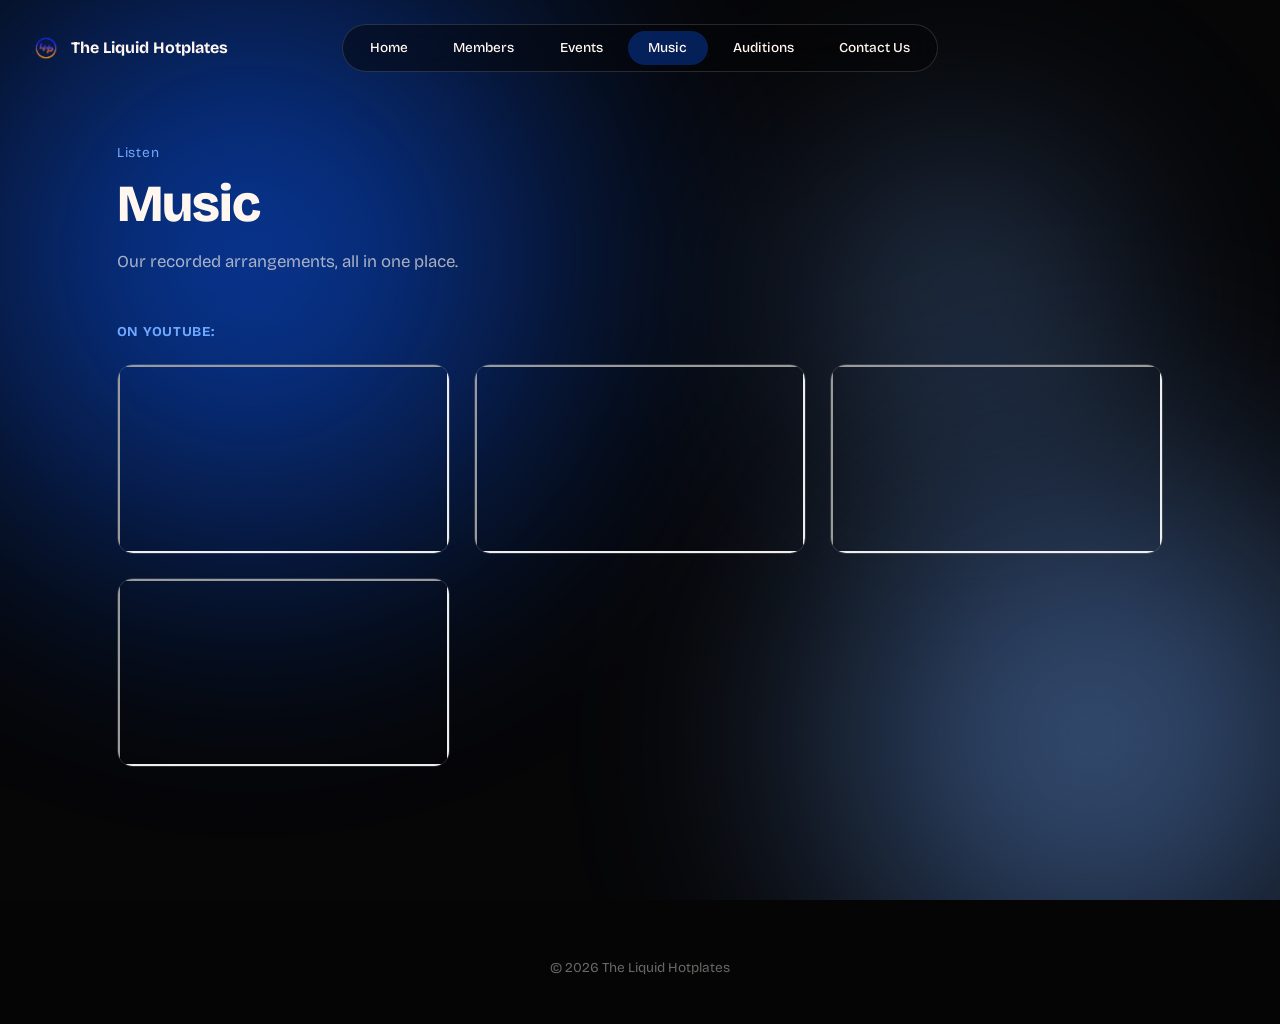
<file: music.html>
<!DOCTYPE html>
<html lang="en">
<head>
<meta charset="UTF-8">
<meta name="viewport" content="width=device-width, initial-scale=1.0">
<title>Music - The Liquid Hotplates</title>
<link rel="icon" type="image/png" href="images/home-images/logo.png">
<link rel="stylesheet" href="styles.css">
<style>

  /*wraps the whole section of releases spotify + youtube
    and controls the padding/spacing below it*/
  .release-section { margin-bottom: 4rem; }
  /*"on youtube" text*/
  .release-label {
    display: flex;
    align-items: center;
    gap: 0.6rem;
    font-size: 0.85rem;
    font-weight: 700;
    text-transform: uppercase;
    letter-spacing: 0.05em;
    color: var(--blue-light);
    margin-bottom: 1.5rem;
  }

  /*grid that holds all the video embeds, auto-fits as many 
    as possible onto each row*/
  .release-grid {
    display: grid;
    grid-template-columns: repeat(auto-fit, minmax(320px, 1fr));
    gap: 1.5rem;
  }

  /*spotify's given embeds, ready to use when that section gets uncommented*/
  .spotify-embed {
    border-radius: 16px;
    overflow: hidden;
  }

  /*youtube wrapper that forces everything into the same shape*/
  .youtube-embed {
    position: relative;
    padding-bottom: 56.25%;
    height: 0;
    border-radius: 16px;
    overflow: hidden;
    border: 1px solid var(--glass-edge);
  }

  .youtube-embed iframe {
    position: absolute;
    inset: 0;
    width: 100%;
    height: 100%;
  }
  
</style>
</head>
<body>

  <!-- background-->
  <div class="aura-field">
    <div class="aura aura-a"></div>
    <div class="aura aura-b"></div>
    <div class="aura aura-d"></div>
  </div>
  <div class="grain"></div>

  <!--nav bar + logo -->
  <nav>
    <div class="nav-left">
      <img src="images/home-images/logo.png" alt="LHP Logo">
      <span class="site-name">The Liquid Hotplates</span>
    </div>
    <div class="nav-pill">
      <a href="index.html">Home</a>
      <a href="members.html">Members</a>
      <a href="events.html">Events</a>
      <a href="music.html" class="active">Music</a>
      <a href="auditions.html">Auditions</a>
      <a href="contact.html">Contact Us</a>
    </div>
  </nav>

  <!-- header -->
  <div class="page-head">
    <div class="eyebrow">Listen</div>
    <h1>Music</h1>
    <p>Our recorded arrangements, all in one place.</p>
  </div>

  <section class="section" style="padding-top: 1rem;">

    <!-- once we get spotify music, use this code to embed into website!
    <div class="release-section">
      <div class="release-label">On Spotify:</div>
      <div class="release-grid">
        <iframe class="spotify-embed" src="https://open.spotify.com/embed/track/4cOdK2wGLETKBW3PvgPWqT" width="100%" height="152" frameborder="0" allow="autoplay; clipboard-write; encrypted-media; fullscreen; picture-in-picture" loading="lazy"></iframe>
        <iframe class="spotify-embed" src="https://open.spotify.com/embed/track/4cOdK2wGLETKBW3PvgPWqT" width="100%" height="152" frameborder="0" allow="autoplay; clipboard-write; encrypted-media; fullscreen; picture-in-picture" loading="lazy"></iframe>
        <iframe class="spotify-embed" src="https://open.spotify.com/embed/track/4cOdK2wGLETKBW3PvgPWqT" width="100%" height="152" frameborder="0" allow="autoplay; clipboard-write; encrypted-media; fullscreen; picture-in-picture" loading="lazy"></iframe>
      </div>
    </div>
  -->
    
    <!-- youtube releases code-->
    <div class="release-section">
      <div class="release-label">On YouTube:</div>
      <div class="release-grid">
        <!-- add all youtube embed release links here -->
        <div class="youtube-embed"><iframe src="https://www.youtube.com/embed/9bqDIGuSFb4?si=SmhT8Z4ZcijGuVAZ" allowfullscreen loading="lazy"></iframe></div>
        <div class="youtube-embed"><iframe src="https://www.youtube.com/embed/VD40iwTEvbc?si=oIepd-uHeAhFBiDz" allowfullscreen loading="lazy"></iframe></div>
        <div class="youtube-embed"><iframe src="https://www.youtube.com/embed/ys06_u6bNQI?si=e9q0lycclAmksUrA" allowfullscreen loading="lazy"></iframe></div>
        <div class="youtube-embed"><iframe src="https://www.youtube.com/embed/yVyNY9Xv7P4?si=lo6hyWmbBZztm0wJ" allowfullscreen loading="lazy"></iframe></div>
      </div>
    </div>

  </section>

  <footer>&copy; 2026 The Liquid Hotplates</footer>

</body>
</html>
</file>
<file: styles.css>
@import url('https://fonts.googleapis.com/css2?family=Bricolage+Grotesque:opsz,wght@12..96,200..800&display=swap');

:root {
  --black: #050506;
  --royal-blue: #0953EA;
  --blue-light: #6fa8ff;
  --orange: #FF6B35;
  --off-white: #FFF7EF;
  --glass-fill: rgba(255, 255, 255, 0.055);
  --glass-fill-strong: rgba(255, 255, 255, 0.09);
  --glass-edge: rgba(255, 255, 255, 0.14);
}

* { margin: 0; padding: 0; box-sizing: border-box; }
html { scroll-behavior: smooth; }

body {
  background: var(--black);
  color: var(--off-white);
  font-family: 'Bricolage Grotesque', sans-serif;
  overflow-x: hidden;
}

/* ============ AURORA FIELD (used behind non-photo pages) ============ */
.aura-field {
  position: fixed;
  inset: 0;
  z-index: 0;
  overflow: hidden;
  pointer-events: none;
}

.aura {
  position: absolute;
  border-radius: 50%;
  filter: blur(95px);
}

.aura-a {
  width: 75vw; height: 75vw;
  top: -25%; left: -18%;
  background: radial-gradient(circle, var(--royal-blue), transparent 68%);
  opacity: 0.75;
  animation: drift-a 18s ease-in-out infinite alternate, pulse-a 6s ease-in-out infinite;
}

.aura-b {
  width: 65vw; height: 65vw;
  bottom: -28%; right: -18%;
  background: radial-gradient(circle, var(--blue-light), transparent 68%);
  opacity: 0.55;
  animation: drift-b 21s ease-in-out infinite alternate, pulse-b 7.5s ease-in-out infinite;
}

.aura-c {
  width: 48vw; height: 48vw;
  top: 32%; left: 40%;
  background: radial-gradient(circle, var(--orange), transparent 68%);
  opacity: 0.4;
  animation: drift-c 15s ease-in-out infinite alternate, pulse-c 5s ease-in-out infinite;
}

.aura-d {
  width: 40vw; height: 40vw;
  top: 5%; right: 5%;
  background: radial-gradient(circle, var(--blue-light), transparent 68%);
  opacity: 0.35;
  animation: drift-d 24s ease-in-out infinite alternate, pulse-a 8s ease-in-out infinite;
}

@keyframes drift-a { to { transform: translate(8%, 10%) scale(1.18); } }
@keyframes drift-b { to { transform: translate(-10%, -8%) scale(1.22); } }
@keyframes drift-c { to { transform: translate(-14%, 12%) scale(1.15); } }
@keyframes drift-d { to { transform: translate(-10%, 14%) scale(1.1); } }

/*movement and pulse of the entire site*/
@keyframes pulse-a { 0%, 100% { opacity: 0.75; } 50% { opacity: 0.55; } }
@keyframes pulse-b { 0%, 100% { opacity: 0.55; } 50% { opacity: 0.38; } }
@keyframes pulse-c { 0%, 100% { opacity: 0.4; } 50% { opacity: 0.24; } }

.grain {
  position: fixed;
  inset: 0;
  z-index: 1;
  opacity: 0.06;
  mix-blend-mode: overlay;
  pointer-events: none;
  background-image: url("data:image/svg+xml,%3Csvg xmlns='http://www.w3.org/2000/svg' width='120' height='120'%3E%3Cfilter id='n'%3E%3CfeTurbulence type='fractalNoise' baseFrequency='0.85' numOctaves='3'/%3E%3C/filter%3E%3Crect width='100%25' height='100%25' filter='url(%23n)'/%3E%3C/svg%3E");
}

/* ============ NAV ============ */
nav {
  position: fixed;
  top: 0; left: 0; right: 0;
  z-index: 50;
  display: grid;
  grid-template-columns: 1fr auto 1fr; /* logo | pill | empty spacer - keeps them from overlapping*/
  align-items: center;
  padding: 1.5rem 2rem;
}

.nav-left {
  display: flex;
  align-items: center;
  gap: 0.7rem;
  min-width: 0; /* lets this shrink/truncate instead of forcing the grid track wider than available room */
  overflow: hidden;
}

.nav-left img {
  height: 28px;
  width: auto;
  object-fit: contain;
}

.nav-left .site-name {
  font-weight: 700;
  font-size: 1rem;
  color: var(--off-white);
}

.nav-pill {
  grid-column: 2; /*without this, CSS Grid auto-places the pill into column 1 whenever
                      .nav-left isn't present*/
  display: flex;
  gap: 0.25rem;
  background: rgba(5, 5, 6, 0.5);
  border: 1px solid var(--glass-edge);
  backdrop-filter: blur(20px);
  -webkit-backdrop-filter: blur(20px);
  border-radius: 50px;
  padding: 0.35rem;
}

.nav-pill a {
  color: var(--off-white);
  text-decoration: none;
  font-size: 0.85rem;
  font-weight: 500;
  padding: 0.55rem 1.3rem;
  border-radius: 50px;
  transition: background 0.25s ease, color 0.25s ease;
  white-space: nowrap;
}

.nav-pill a.active,
.nav-pill a:hover {
  background: rgba(9, 83, 234, 0.35);
}

/* ============ PHOTO HERO (homepage) ============ */
.photo-hero {
  position: relative;
  min-height: 100vh;
  display: flex;
  align-items: flex-end;
  justify-content: center;
  padding: 2rem 2rem 5rem;
  overflow: hidden;
}

.photo-hero .photo-layer {
  position: absolute;
  inset: 0;
  background-size: cover;
  background-position: center 30%;
  z-index: 0;
}

.photo-hero .photo-dim {
  position: absolute;
  inset: 0;
  background: linear-gradient(180deg, rgba(5,5,6,0.18) 0%, rgba(5,5,6,0.12) 40%, rgba(5,5,6,0.75) 100%); /* CHANGE: lightened from 0.35/0.25/0.92 */
  z-index: 1;
}

.photo-hero .aura {
  z-index: 1;
  mix-blend-mode: screen;
}

.photo-hero-inner {
  position: relative;
  z-index: 3;
  width: 100%;
  max-width: min(92vw, 700px); /*measured; lets it narrow down on a phone screen, 
                                where it wraps naturally instead of being forced to. */
  text-align: center;
  padding: 2rem 1.75rem;
  background: var(--glass-fill);
  border: 1px solid var(--glass-edge);
  backdrop-filter: blur(28px);
  -webkit-backdrop-filter: blur(28px);
  border-radius: 28px;
}

.photo-hero-inner .eyebrow {
  font-size: 0.85rem;
  letter-spacing: 0.06em;
  color: var(--blue-light);
  margin-bottom: 1rem;
}

.photo-hero-inner h1 {
  font-size: clamp(2.25rem, 6vw, 4rem);
  font-weight: 800;
  line-height: 1.02;
  letter-spacing: -0.02em;
}

.photo-hero-inner p {
  margin-top: 1rem;
  font-size: clamp(1rem, 2vw, 1.15rem);
  opacity: 0.8;
}

/* ============ PLAIN PAGE HERO (Members/Events/Contact) ============ */
.page-head {
  position: relative;
  z-index: 2;
  padding: 9rem 6vw 2rem;
  max-width: 1200px;
  margin: 0 auto;
}

.page-head .eyebrow {
  font-size: 0.85rem;
  letter-spacing: 0.06em;
  color: var(--blue-light);
  margin-bottom: 0.75rem;
}

.page-head h1 {
  font-size: clamp(2rem, 5vw, 3.25rem);
  font-weight: 800;
  letter-spacing: -0.02em;
}

.page-head p {
  margin-top: 0.85rem;
  opacity: 0.65;
  max-width: 50ch;
  font-size: 1.05rem;
  line-height: 1.6;
}

/* ============ GLASS BUTTON ============ */
.glass-btn {
  display: inline-flex;
  align-items: center;
  gap: 0.6rem;
  padding: 1rem 2.2rem;
  background: var(--glass-fill);
  border: 1px solid var(--glass-edge);
  backdrop-filter: blur(20px);
  -webkit-backdrop-filter: blur(20px);
  border-radius: 50px;
  color: var(--off-white);
  text-decoration: none;
  font-weight: 600;
  font-size: 0.9rem;
  transition: background 0.3s ease, transform 0.3s ease, box-shadow 0.3s ease;
  cursor: pointer;
}

.glass-btn:hover {
  background: rgba(9, 83, 234, 0.28);
  transform: translateY(-2px);
  box-shadow: 0 20px 50px rgba(9, 83, 234, 0.3);
}

/* ============ SECTIONS ============ */
.section {
  position: relative;
  z-index: 2;
  padding: 5rem 6vw;
  max-width: 1200px;
  margin: 0 auto;
}

.section h2 {
  font-size: clamp(1.8rem, 3.5vw, 2.5rem);
  font-weight: 700;
  letter-spacing: -0.01em;
  margin-bottom: 2.5rem;
}

/* ============ GLASS CARD (generic) ============ */
.glass-card {
  background: var(--glass-fill);
  border: 1px solid var(--glass-edge);
  backdrop-filter: blur(16px);
  -webkit-backdrop-filter: blur(16px);
  border-radius: 20px;
  transition: background 0.3s ease, border-color 0.3s ease, transform 0.3s ease;
}

footer {
  position: relative;
  z-index: 2;
  text-align: center;
  padding: 3rem;
  opacity: 0.4;
  font-size: 0.85rem;
}

/* ============ ACCORDION (About + Competing/Recording/Performing) ============ */
.accordion-grid {
  display: grid;
  grid-template-columns: 0.85fr 1.15fr;
  gap: 4rem;
  align-items: start;
}

.accordion-about .eyebrow {
  font-size: 0.85rem;
  letter-spacing: 0.05em;
  color: var(--blue-light);
  margin-bottom: 1rem;
}

.accordion-about p {
  font-size: 1.1rem;
  line-height: 1.7;
  opacity: 0.8;
}

.accordion-item {
  border-top: 1px solid var(--glass-edge);
}

.accordion-item:last-child {
  border-bottom: 1px solid var(--glass-edge);
}

.accordion-header {
  width: 100%;
  display: flex;
  justify-content: space-between;
  align-items: center;
  background: none;
  border: none;
  color: var(--off-white);
  font-family: inherit;
  font-size: 1.5rem;
  font-weight: 700;
  text-transform: uppercase;
  letter-spacing: 0.02em;
  padding: 1.5rem 0;
  cursor: pointer;
  text-align: left;
}

.accordion-icon {
  font-size: 1.4rem;
  font-weight: 400;
  color: var(--blue-light);
  flex-shrink: 0;
  margin-left: 1rem;
}

.accordion-panel {
  max-height: 0;
  overflow: hidden;
  transition: max-height 0.45s ease, opacity 0.35s ease, padding-bottom 0.45s ease;
  opacity: 0;
  padding-bottom: 0;
}

.accordion-panel p {
  opacity: 0.7;
  line-height: 1.7;
  font-size: 1.02rem;
  max-width: 60ch;
}

.accordion-item.open .accordion-panel {
  max-height: 400px;
  opacity: 1;
  padding-bottom: 2rem;
}

@media (max-width: 800px) {
  .accordion-grid {
    grid-template-columns: 1fr;
  }
  .accordion-header {
    font-size: 1.2rem;
  }
}

/* ============ THROUGH THE YEARS GALLERY ============ */
/*masonry via CSS columnss */
.year-gallery {
  display: flex;
  gap: 1.25rem;
}

.year-gallery .gallery-column {
  display: flex;
  flex-direction: column;
  gap: 1.25rem;
  flex: 1;
}

.year-tile {
  position: relative;
  border-radius: 18px;
  overflow: hidden;
  border: 1px solid var(--glass-edge);
}

.year-tile img {
  width: 100%;
  display: block;
  transition: transform 0.5s ease, filter 0.4s ease;
}

.year-tile:hover img {
  transform: scale(1.06);
  filter: brightness(0.55);
}

.year-tile-caption {
  position: absolute;
  inset: 0;
  display: flex;
  align-items: center;
  justify-content: center;
  text-align: center;
  padding: 1.5rem;
  font-weight: 600;
  font-size: 0.95rem;
  opacity: 0;
  background: rgba(5, 5, 6, 0.35);
  backdrop-filter: blur(6px);
  -webkit-backdrop-filter: blur(6px);
  transition: opacity 0.35s ease;
}

.year-tile:hover .year-tile-caption {
  opacity: 1;
}

.nav-left img {
  flex-shrink: 0; /* protects the logo from ever getting visually squeezed as its grid track shrinks */
}

/*hides just the site name once there's no longer comfortable room for
   logo + name + the full pill together*/
@media (max-width: 1050px) {
  .nav-left .site-name {
    display: none;
  }
}

/* ============ MOBILE NAV FIX ============ */
/*with 6 items now (Home/Members/Events/Music/Auditions/Contact Us), the
   pill is too wide to fit a phone screen in one row. Rather than making it
   scrollable, the logo/name is dropped entirely on mobile to free up the
   most possible width, and the pill items shrink down just enough that all
   six still fit on one row with no scrolling and no wrapping. */
@media (max-width: 700px) {
  nav {
    padding: 1rem 0.5rem;
  }

  .nav-pill {
    width: 100%;
    max-width: 420px;
    justify-content: space-between;
    gap: 0;
  }

  .nav-pill a {
    padding: 0.5rem 0.4rem;
    font-size: 0.65rem;
  }
}
</file>
<file: concept.css>
@import url('https://fonts.googleapis.com/css2?family=Bricolage+Grotesque:opsz,wght@12..96,200..800&display=swap');

:root {
  --black: #050506;
  --royal-blue: #0953EA;
  --blue-light: #6fa8ff;
  --orange: #FF6B35;
  --off-white: #FFF7EF;
  --glass-fill: rgba(255, 255, 255, 0.055);
  --glass-fill-strong: rgba(255, 255, 255, 0.09);
  --glass-edge: rgba(255, 255, 255, 0.14);
}

* { margin: 0; padding: 0; box-sizing: border-box; }
html { scroll-behavior: smooth; }

body {
  background: var(--black);
  color: var(--off-white);
  font-family: 'Bricolage Grotesque', sans-serif;
  overflow-x: hidden;
}

/* ============ AURORA FIELD (used behind non-photo pages) ============ */
.aura-field {
  position: fixed;
  inset: 0;
  z-index: 0;
  overflow: hidden;
  pointer-events: none;
}

.aura {
  position: absolute;
  border-radius: 50%;
  filter: blur(95px);
}

.aura-a {
  width: 75vw; height: 75vw;
  top: -25%; left: -18%;
  background: radial-gradient(circle, var(--royal-blue), transparent 68%);
  opacity: 0.75;
  animation: drift-a 18s ease-in-out infinite alternate, pulse-a 6s ease-in-out infinite;
}

.aura-b {
  width: 65vw; height: 65vw;
  bottom: -28%; right: -18%;
  background: radial-gradient(circle, var(--blue-light), transparent 68%);
  opacity: 0.55;
  animation: drift-b 21s ease-in-out infinite alternate, pulse-b 7.5s ease-in-out infinite;
}

.aura-c {
  width: 48vw; height: 48vw;
  top: 32%; left: 40%;
  background: radial-gradient(circle, var(--orange), transparent 68%);
  opacity: 0.4;
  animation: drift-c 15s ease-in-out infinite alternate, pulse-c 5s ease-in-out infinite;
}

.aura-d {
  width: 40vw; height: 40vw;
  top: 5%; right: 5%;
  background: radial-gradient(circle, var(--blue-light), transparent 68%);
  opacity: 0.35;
  animation: drift-d 24s ease-in-out infinite alternate, pulse-a 8s ease-in-out infinite;
}

@keyframes drift-a { to { transform: translate(8%, 10%) scale(1.18); } }
@keyframes drift-b { to { transform: translate(-10%, -8%) scale(1.22); } }
@keyframes drift-c { to { transform: translate(-14%, 12%) scale(1.15); } }
@keyframes drift-d { to { transform: translate(-10%, 14%) scale(1.1); } }

/* Subtle breathing on top of the drift - not just moving, but pulsing in
   intensity too, so the whole field feels more alive rather than static
   blobs that happen to glide around. */
@keyframes pulse-a { 0%, 100% { opacity: 0.75; } 50% { opacity: 0.55; } }
@keyframes pulse-b { 0%, 100% { opacity: 0.55; } 50% { opacity: 0.38; } }
@keyframes pulse-c { 0%, 100% { opacity: 0.4; } 50% { opacity: 0.24; } }

.grain {
  position: fixed;
  inset: 0;
  z-index: 1;
  opacity: 0.06;
  mix-blend-mode: overlay;
  pointer-events: none;
  background-image: url("data:image/svg+xml,%3Csvg xmlns='http://www.w3.org/2000/svg' width='120' height='120'%3E%3Cfilter id='n'%3E%3CfeTurbulence type='fractalNoise' baseFrequency='0.85' numOctaves='3'/%3E%3C/filter%3E%3Crect width='100%25' height='100%25' filter='url(%23n)'/%3E%3C/svg%3E");
}

/* ============ NAV ============ */
nav {
  position: fixed;
  top: 0; left: 0; right: 0;
  z-index: 50;
  display: flex;
  justify-content: center;
  align-items: center;
  padding: 1.5rem 2rem;
}

.nav-left {
  position: absolute;
  left: 2rem;
  display: flex;
  align-items: center;
  gap: 0.7rem;
}

.nav-left img {
  height: 28px;
  width: auto;
  object-fit: contain;
}

.nav-left .site-name {
  font-weight: 700;
  font-size: 1rem;
  color: var(--off-white);
}

.nav-pill {
  display: flex;
  gap: 0.25rem;
  background: rgba(5, 5, 6, 0.5);
  border: 1px solid var(--glass-edge);
  backdrop-filter: blur(20px);
  -webkit-backdrop-filter: blur(20px);
  border-radius: 50px;
  padding: 0.35rem;
}

.nav-pill a {
  color: var(--off-white);
  text-decoration: none;
  font-size: 0.85rem;
  font-weight: 500;
  padding: 0.55rem 1.3rem;
  border-radius: 50px;
  transition: background 0.25s ease, color 0.25s ease;
  white-space: nowrap;
}

.nav-pill a.active,
.nav-pill a:hover {
  background: rgba(9, 83, 234, 0.35);
}

/* ============ PHOTO HERO (homepage) ============ */
.photo-hero {
  position: relative;
  min-height: 100vh;
  display: flex;
  align-items: flex-end;
  justify-content: center;
  padding: 2rem 2rem 5rem;
  overflow: hidden;
}

.photo-hero .photo-layer {
  position: absolute;
  inset: 0;
  background-size: cover;
  background-position: center 30%;
  z-index: 0;
}

.photo-hero .photo-dim {
  position: absolute;
  inset: 0;
  background: linear-gradient(180deg, rgba(5,5,6,0.18) 0%, rgba(5,5,6,0.12) 40%, rgba(5,5,6,0.75) 100%); /* CHANGE: lightened from 0.35/0.25/0.92 */
  z-index: 1;
}

.photo-hero .aura {
  z-index: 1;
  mix-blend-mode: screen;
}

.photo-hero-inner {
  position: relative;
  z-index: 3;
  width: 100%;
  max-width: 540px; /* CHANGE: was 720px - narrower so it's less likely to sit directly over faces */
  text-align: center;
  padding: 2rem 1.75rem; /* CHANGE: was 2.75rem 2rem - tighter, less coverage */
  background: var(--glass-fill);
  border: 1px solid var(--glass-edge);
  backdrop-filter: blur(28px);
  -webkit-backdrop-filter: blur(28px);
  border-radius: 28px;
}

.photo-hero-inner .eyebrow {
  font-size: 0.85rem;
  letter-spacing: 0.06em;
  color: var(--blue-light);
  margin-bottom: 1rem;
}

.photo-hero-inner h1 {
  font-size: clamp(2.25rem, 6vw, 4rem);
  font-weight: 800;
  line-height: 1.02;
  letter-spacing: -0.02em;
}

.photo-hero-inner p {
  margin-top: 1rem;
  font-size: clamp(1rem, 2vw, 1.15rem);
  opacity: 0.8;
}

/* ============ PLAIN PAGE HERO (Members/Events/Contact) ============ */
.page-head {
  position: relative;
  z-index: 2;
  padding: 9rem 6vw 2rem;
  max-width: 1200px;
  margin: 0 auto;
}

.page-head .eyebrow {
  font-size: 0.85rem;
  letter-spacing: 0.06em;
  color: var(--blue-light);
  margin-bottom: 0.75rem;
}

.page-head h1 {
  font-size: clamp(2rem, 5vw, 3.25rem);
  font-weight: 800;
  letter-spacing: -0.02em;
}

.page-head p {
  margin-top: 0.85rem;
  opacity: 0.65;
  max-width: 50ch;
  font-size: 1.05rem;
  line-height: 1.6;
}

/* ============ GLASS BUTTON ============ */
.glass-btn {
  display: inline-flex;
  align-items: center;
  gap: 0.6rem;
  padding: 1rem 2.2rem;
  background: var(--glass-fill);
  border: 1px solid var(--glass-edge);
  backdrop-filter: blur(20px);
  -webkit-backdrop-filter: blur(20px);
  border-radius: 50px;
  color: var(--off-white);
  text-decoration: none;
  font-weight: 600;
  font-size: 0.9rem;
  transition: background 0.3s ease, transform 0.3s ease, box-shadow 0.3s ease;
  cursor: pointer;
}

.glass-btn:hover {
  background: rgba(9, 83, 234, 0.28);
  transform: translateY(-2px);
  box-shadow: 0 20px 50px rgba(9, 83, 234, 0.3);
}

/* ============ SECTIONS ============ */
.section {
  position: relative;
  z-index: 2;
  padding: 5rem 6vw;
  max-width: 1200px;
  margin: 0 auto;
}

.section h2 {
  font-size: clamp(1.8rem, 3.5vw, 2.5rem);
  font-weight: 700;
  letter-spacing: -0.01em;
  margin-bottom: 2.5rem;
}

/* ============ GLASS CARD (generic) ============ */
.glass-card {
  background: var(--glass-fill);
  border: 1px solid var(--glass-edge);
  backdrop-filter: blur(16px);
  -webkit-backdrop-filter: blur(16px);
  border-radius: 20px;
  transition: background 0.3s ease, border-color 0.3s ease, transform 0.3s ease;
}

footer {
  position: relative;
  z-index: 2;
  text-align: center;
  padding: 3rem;
  opacity: 0.4;
  font-size: 0.85rem;
}

/* ============ ACCORDION (About + Competing/Recording/Performing) ============ */
.accordion-grid {
  display: grid;
  grid-template-columns: 0.85fr 1.15fr;
  gap: 4rem;
  align-items: start;
}

.accordion-about .eyebrow {
  font-size: 0.85rem;
  letter-spacing: 0.05em;
  color: var(--blue-light);
  margin-bottom: 1rem;
}

.accordion-about p {
  font-size: 1.1rem;
  line-height: 1.7;
  opacity: 0.8;
}

.accordion-item {
  border-top: 1px solid var(--glass-edge);
}

.accordion-item:last-child {
  border-bottom: 1px solid var(--glass-edge);
}

.accordion-header {
  width: 100%;
  display: flex;
  justify-content: space-between;
  align-items: center;
  background: none;
  border: none;
  color: var(--off-white);
  font-family: inherit;
  font-size: 1.5rem;
  font-weight: 700;
  text-transform: uppercase;
  letter-spacing: 0.02em;
  padding: 1.5rem 0;
  cursor: pointer;
  text-align: left;
}

.accordion-icon {
  font-size: 1.4rem;
  font-weight: 400;
  color: var(--blue-light);
  flex-shrink: 0;
  margin-left: 1rem;
}

.accordion-panel {
  max-height: 0;
  overflow: hidden;
  transition: max-height 0.45s ease, opacity 0.35s ease, padding-bottom 0.45s ease;
  opacity: 0;
  padding-bottom: 0;
}

.accordion-panel p {
  opacity: 0.7;
  line-height: 1.7;
  font-size: 1.02rem;
  max-width: 60ch;
}

.accordion-item.open .accordion-panel {
  max-height: 400px;
  opacity: 1;
  padding-bottom: 2rem;
}

@media (max-width: 800px) {
  .accordion-grid {
    grid-template-columns: 1fr;
  }
  .accordion-header {
    font-size: 1.2rem;
  }
}

/* ============ THROUGH THE YEARS GALLERY ============ */
/* Masonry via CSS columns, not a forced-crop grid - each photo keeps its
   real aspect ratio (no object-fit:cover cutting people off), it just packs
   into columns at whatever height it naturally wants to be. */
.year-gallery {
  columns: 4 220px;
  column-gap: 1.25rem;
}

.year-tile {
  position: relative;
  break-inside: avoid;
  margin-bottom: 1.25rem;
  border-radius: 18px;
  overflow: hidden;
  border: 1px solid var(--glass-edge);
}

.year-tile img {
  width: 100%;
  display: block;
  transition: transform 0.5s ease, filter 0.4s ease;
}

.year-tile:hover img {
  transform: scale(1.06);
  filter: brightness(0.55);
}

.year-tile-caption {
  position: absolute;
  inset: 0;
  display: flex;
  align-items: center;
  justify-content: center;
  text-align: center;
  padding: 1.5rem;
  font-weight: 600;
  font-size: 0.95rem;
  opacity: 0;
  background: rgba(5, 5, 6, 0.35);
  backdrop-filter: blur(6px);
  -webkit-backdrop-filter: blur(6px);
  transition: opacity 0.35s ease;
}

.year-tile:hover .year-tile-caption {
  opacity: 1;
}
</file>
